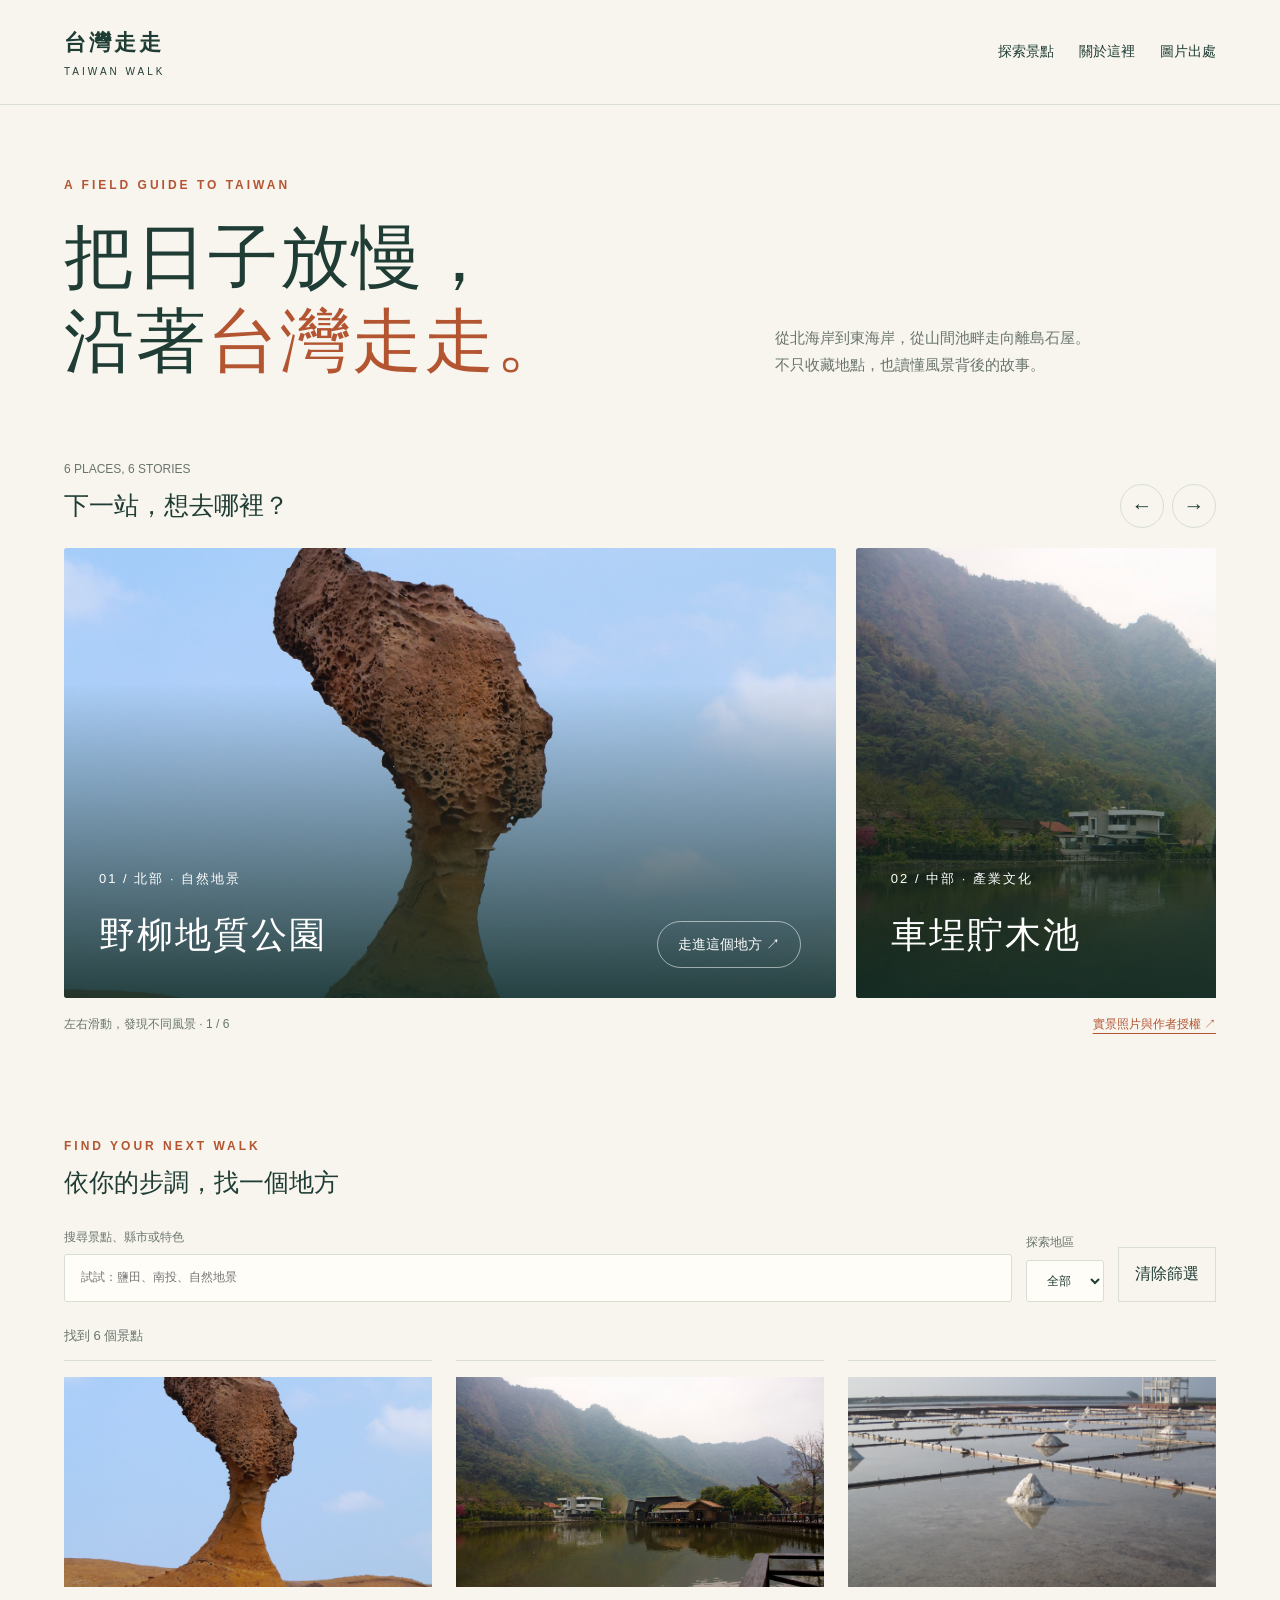
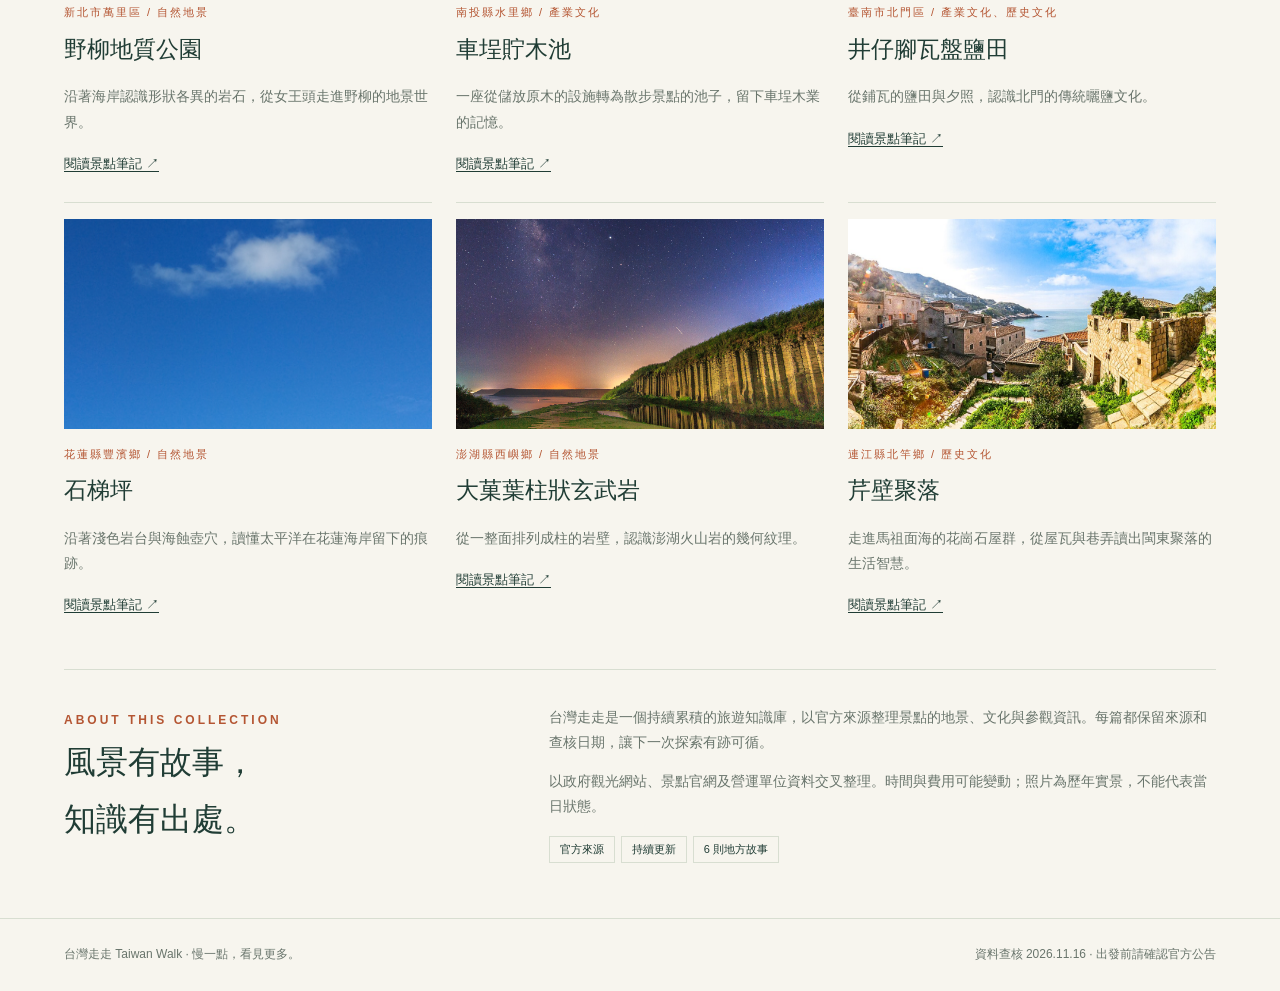
<file: docs/index.html>
<!doctype html><html lang="zh-Hant"><head><meta charset="utf-8"><meta name="viewport" content="width=device-width,initial-scale=1"><meta name="description" content="從自然地景與地方產業，認識台灣的旅遊知識庫。"><meta name="theme-color" content="#203d35"><title>把日子放慢｜台灣走走</title><link rel="stylesheet" href="assets/style.css"><script defer src="assets/app.js"></script></head><body><a class="skip" href="#main">跳至主要內容</a><header><a class="brand" href="index.html">台灣走走<small>TAIWAN WALK</small></a><nav class="nav" aria-label="主選單"><a href="index.html#explore">探索景點</a><a href="index.html#about">關於這裡</a><a href="credits.html">圖片出處</a></nav></header><main id="main"><section class="intro"><div><span class="eyebrow">A field guide to Taiwan</span><h1>把日子放慢，<br>沿著<em>台灣走走。</em></h1></div><p>從北海岸到東海岸，從山間池畔走向離島石屋。<br>不只收藏地點，也讀懂風景背後的故事。</p></section><section aria-labelledby="gallery-title"><div class="section-head"><div><small>6 PLACES, 6 STORIES</small><h2 id="gallery-title">下一站，想去哪裡？</h2></div><div class="controls"><button id="previous" aria-label="上一張景點照片">←</button><button id="next" aria-label="下一張景點照片">→</button></div></div><div class="gallery" tabindex="0" aria-label="景點圖集，可左右滑動或使用左右方向鍵"><section class="slide" aria-label="第1張，共6張：野柳地質公園"><img src="assets/photos/yehliu.jpg" alt="野柳女王頭的細長岩頸與岩石輪廓" fetchpriority="high"><div class="overlay"><div><p>01 / 北部 · 自然地景</p><h3>野柳地質公園</h3></div><a class="round-link" href="places/yehliu-geopark.html">走進這個地方 ↗</a></div></section><section class="slide" aria-label="第2張，共6張：車埕貯木池"><img src="assets/photos/checheng.jpg" alt="群山環繞的車埕貯木池與池畔景觀" loading="lazy"><div class="overlay"><div><p>02 / 中部 · 產業文化</p><h3>車埕貯木池</h3></div><a class="round-link" href="places/checheng-timber-pond.html">走進這個地方 ↗</a></div></section><section class="slide" aria-label="第3張，共6張：井仔腳瓦盤鹽田"><img src="assets/photos/jingzaijiao.jpg" alt="井仔腳鹽田的田格、水面與鹽堆" loading="lazy"><div class="overlay"><div><p>03 / 南部 · 產業文化、歷史文化</p><h3>井仔腳瓦盤鹽田</h3></div><a class="round-link" href="places/jingzaijiao-salt-fields.html">走進這個地方 ↗</a></div></section><section class="slide" aria-label="第4張，共6張：石梯坪"><img src="assets/photos/shitiping.jpg" alt="石梯坪的淺色海岸岩台與太平洋" loading="lazy"><div class="overlay"><div><p>04 / 東部 · 自然地景</p><h3>石梯坪</h3></div><a class="round-link" href="places/shitiping.html">走進這個地方 ↗</a></div></section><section class="slide" aria-label="第5張，共6張：大菓葉柱狀玄武岩"><img src="assets/photos/daguoye.jpg" alt="星空下的大菓葉柱狀玄武岩岩壁，歷年夜景攝影" loading="lazy"><div class="overlay"><div><p>05 / 離島 · 自然地景</p><h3>大菓葉柱狀玄武岩</h3></div><a class="round-link" href="places/daguoye-basalt.html">走進這個地方 ↗</a></div></section><section class="slide" aria-label="第6張，共6張：芹壁聚落"><img src="assets/photos/qinbi.jpg" alt="沿著馬祖芹壁山坡排列的傳統石屋與海灣" loading="lazy"><div class="overlay"><div><p>06 / 離島 · 歷史文化</p><h3>芹壁聚落</h3></div><a class="round-link" href="places/qinbi-village.html">走進這個地方 ↗</a></div></section></div><p class="gallery-note"><span>左右滑動，發現不同風景 · <span id="gallery-status" aria-live="polite">1 / 6</span></span><a href="credits.html">實景照片與作者授權 ↗</a></p></section><section class="explore" id="explore"><div class="section-head"><div><span class="eyebrow">Find your next walk</span><h2>依你的步調，找一個地方</h2></div></div><div class="searchbar"><label>搜尋景點、縣市或特色<input id="search" type="search" placeholder="試試：鹽田、南投、自然地景" autocomplete="off"></label><label>探索地區<select id="region"><option>全部</option><option>北部</option><option>中部</option><option>南部</option><option>東部</option><option>離島</option></select></label><button id="reset">清除篩選</button></div><p id="result-count" role="status">共6個景點</p><div class="cards"><section class="card" data-region="北部" data-search="野柳地質公園 新北市萬里區 自然地景 沿著海岸認識形狀各異的岩石，從女王頭走進野柳的地景世界。"><a href="places/yehliu-geopark.html" aria-label="閱讀野柳地質公園"><img loading="lazy" src="assets/photos/yehliu.jpg" alt="野柳女王頭的細長岩頸與岩石輪廓"></a><div><p class="meta">新北市萬里區 / 自然地景</p><h3>野柳地質公園</h3><p>沿著海岸認識形狀各異的岩石，從女王頭走進野柳的地景世界。</p><a class="read" href="places/yehliu-geopark.html">閱讀景點筆記 ↗</a></div></section><section class="card" data-region="中部" data-search="車埕貯木池 南投縣水里鄉 產業文化 一座從儲放原木的設施轉為散步景點的池子，留下車埕木業的記憶。"><a href="places/checheng-timber-pond.html" aria-label="閱讀車埕貯木池"><img loading="lazy" src="assets/photos/checheng.jpg" alt="群山環繞的車埕貯木池與池畔景觀"></a><div><p class="meta">南投縣水里鄉 / 產業文化</p><h3>車埕貯木池</h3><p>一座從儲放原木的設施轉為散步景點的池子，留下車埕木業的記憶。</p><a class="read" href="places/checheng-timber-pond.html">閱讀景點筆記 ↗</a></div></section><section class="card" data-region="南部" data-search="井仔腳瓦盤鹽田 臺南市北門區 產業文化、歷史文化 從鋪瓦的鹽田與夕照，認識北門的傳統曬鹽文化。"><a href="places/jingzaijiao-salt-fields.html" aria-label="閱讀井仔腳瓦盤鹽田"><img loading="lazy" src="assets/photos/jingzaijiao.jpg" alt="井仔腳鹽田的田格、水面與鹽堆"></a><div><p class="meta">臺南市北門區 / 產業文化、歷史文化</p><h3>井仔腳瓦盤鹽田</h3><p>從鋪瓦的鹽田與夕照，認識北門的傳統曬鹽文化。</p><a class="read" href="places/jingzaijiao-salt-fields.html">閱讀景點筆記 ↗</a></div></section><section class="card" data-region="東部" data-search="石梯坪 花蓮縣豐濱鄉 自然地景 沿著淺色岩台與海蝕壺穴，讀懂太平洋在花蓮海岸留下的痕跡。"><a href="places/shitiping.html" aria-label="閱讀石梯坪"><img loading="lazy" src="assets/photos/shitiping.jpg" alt="石梯坪的淺色海岸岩台與太平洋"></a><div><p class="meta">花蓮縣豐濱鄉 / 自然地景</p><h3>石梯坪</h3><p>沿著淺色岩台與海蝕壺穴，讀懂太平洋在花蓮海岸留下的痕跡。</p><a class="read" href="places/shitiping.html">閱讀景點筆記 ↗</a></div></section><section class="card" data-region="離島" data-search="大菓葉柱狀玄武岩 澎湖縣西嶼鄉 自然地景 從一整面排列成柱的岩壁，認識澎湖火山岩的幾何紋理。"><a href="places/daguoye-basalt.html" aria-label="閱讀大菓葉柱狀玄武岩"><img loading="lazy" src="assets/photos/daguoye.jpg" alt="星空下的大菓葉柱狀玄武岩岩壁，歷年夜景攝影"></a><div><p class="meta">澎湖縣西嶼鄉 / 自然地景</p><h3>大菓葉柱狀玄武岩</h3><p>從一整面排列成柱的岩壁，認識澎湖火山岩的幾何紋理。</p><a class="read" href="places/daguoye-basalt.html">閱讀景點筆記 ↗</a></div></section><section class="card" data-region="離島" data-search="芹壁聚落 連江縣北竿鄉 歷史文化 走進馬祖面海的花崗石屋群，從屋瓦與巷弄讀出閩東聚落的生活智慧。"><a href="places/qinbi-village.html" aria-label="閱讀芹壁聚落"><img loading="lazy" src="assets/photos/qinbi.jpg" alt="沿著馬祖芹壁山坡排列的傳統石屋與海灣"></a><div><p class="meta">連江縣北竿鄉 / 歷史文化</p><h3>芹壁聚落</h3><p>走進馬祖面海的花崗石屋群，從屋瓦與巷弄讀出閩東聚落的生活智慧。</p><a class="read" href="places/qinbi-village.html">閱讀景點筆記 ↗</a></div></section></div><p id="empty" class="empty" hidden>還沒有符合的景點，換個關鍵字或清除篩選試試。</p><noscript><p>關鍵字搜尋與圖集箭頭需要 JavaScript；仍可滑動照片、閱讀下方全部景點。</p></noscript></section><section class="about" id="about"><div><span class="eyebrow">About this collection</span><h2>風景有故事，<br>知識有出處。</h2></div><div><p>台灣走走是一個持續累積的旅遊知識庫，以官方來源整理景點的地景、文化與參觀資訊。每篇都保留來源和查核日期，讓下一次探索有跡可循。</p><p>以政府觀光網站、景點官網及營運單位資料交叉整理。時間與費用可能變動；照片為歷年實景，不能代表當日狀態。</p><span class="badge">官方來源</span><span class="badge">持續更新</span><span class="badge">6 則地方故事</span></div></section></main><footer><span>台灣走走 Taiwan Walk · 慢一點，看見更多。</span><span>資料查核 2026.11.16 · 出發前請確認官方公告</span></footer></body></html>
</file>
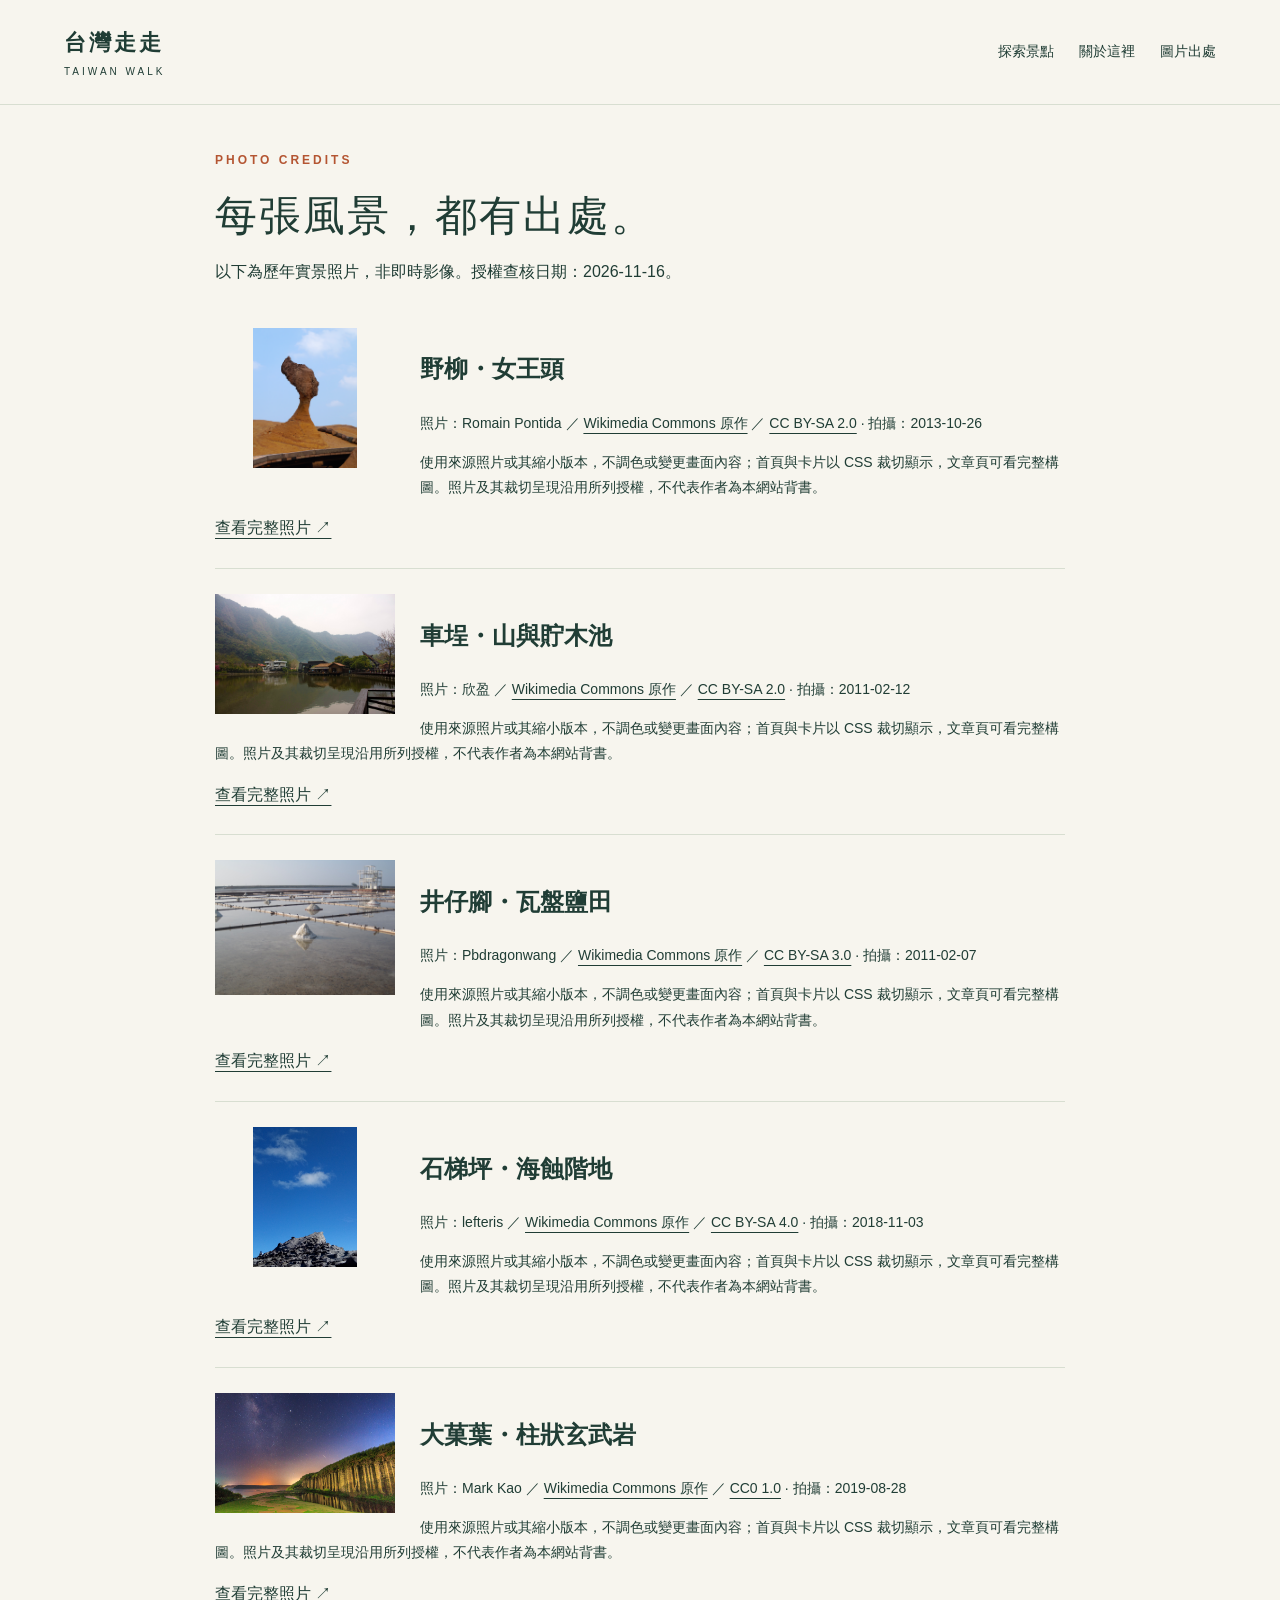
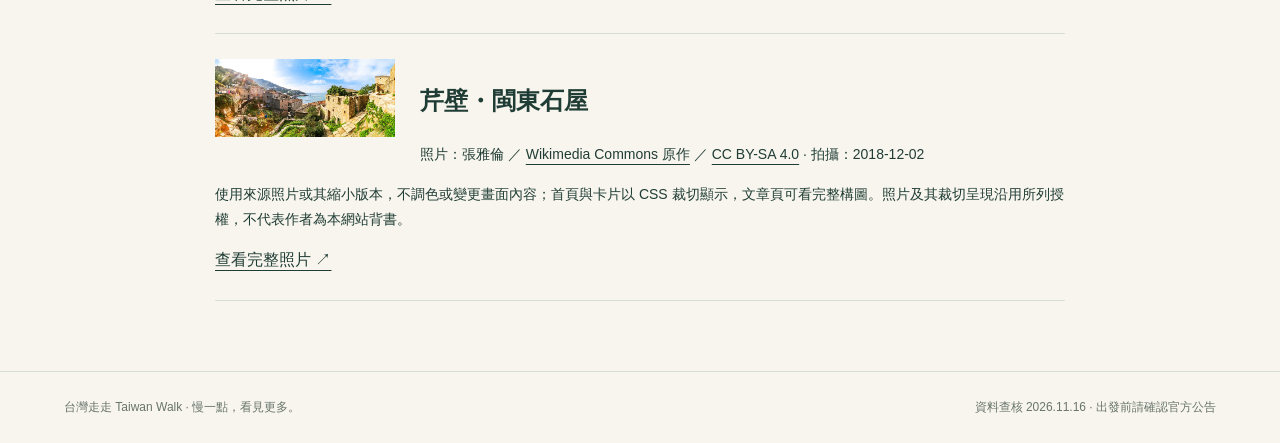
<file: docs/credits.html>
<!doctype html><html lang="zh-Hant"><head><meta charset="utf-8"><meta name="viewport" content="width=device-width,initial-scale=1"><meta name="description" content="從自然地景與地方產業，認識台灣的旅遊知識庫。"><meta name="theme-color" content="#203d35"><title>圖片出處｜台灣走走</title><link rel="stylesheet" href="assets/style.css"><script defer src="assets/app.js"></script></head><body><a class="skip" href="#main">跳至主要內容</a><header><a class="brand" href="index.html">台灣走走<small>TAIWAN WALK</small></a><nav class="nav" aria-label="主選單"><a href="index.html#explore">探索景點</a><a href="index.html#about">關於這裡</a><a href="credits.html">圖片出處</a></nav></header><main id="main"><div class="credits"><span class="eyebrow">Photo credits</span><h1 style="font-size:42px">每張風景，都有出處。</h1><p>以下為歷年實景照片，非即時影像。授權查核日期：2026-11-16。</p><section class="credit"><img src="assets/photos/yehliu.jpg" alt="野柳女王頭的細長岩頸與岩石輪廓"><h2>野柳・女王頭</h2><p>照片：Romain Pontida ／ <a href="https://commons.wikimedia.org/wiki/File:Queen&#x27;s_head,_Yehliu_Geopark,_Taiwan_-_野柳地質公園,_台湾_(11353535854).jpg">Wikimedia Commons 原作</a> ／ <a href="https://creativecommons.org/licenses/by-sa/2.0/">CC BY-SA 2.0</a> · 拍攝：2013-10-26</p><p>使用來源照片或其縮小版本，不調色或變更畫面內容；首頁與卡片以 CSS 裁切顯示，文章頁可看完整構圖。照片及其裁切呈現沿用所列授權，不代表作者為本網站背書。</p><a href="assets/photos/yehliu.jpg">查看完整照片 ↗</a></section><section class="credit"><img src="assets/photos/checheng.jpg" alt="群山環繞的車埕貯木池與池畔景觀"><h2>車埕・山與貯木池</h2><p>照片：欣盈 ／ <a href="https://commons.wikimedia.org/wiki/File:Checheng_Log_Pond_with_mountains_in_the_background.jpg">Wikimedia Commons 原作</a> ／ <a href="https://creativecommons.org/licenses/by-sa/2.0/">CC BY-SA 2.0</a> · 拍攝：2011-02-12</p><p>使用來源照片或其縮小版本，不調色或變更畫面內容；首頁與卡片以 CSS 裁切顯示，文章頁可看完整構圖。照片及其裁切呈現沿用所列授權，不代表作者為本網站背書。</p><a href="assets/photos/checheng.jpg">查看完整照片 ↗</a></section><section class="credit"><img src="assets/photos/jingzaijiao.jpg" alt="井仔腳鹽田的田格、水面與鹽堆"><h2>井仔腳・瓦盤鹽田</h2><p>照片：Pbdragonwang ／ <a href="https://commons.wikimedia.org/wiki/File:井仔腳瓦盤鹽田.JPG">Wikimedia Commons 原作</a> ／ <a href="https://creativecommons.org/licenses/by-sa/3.0/">CC BY-SA 3.0</a> · 拍攝：2011-02-07</p><p>使用來源照片或其縮小版本，不調色或變更畫面內容；首頁與卡片以 CSS 裁切顯示，文章頁可看完整構圖。照片及其裁切呈現沿用所列授權，不代表作者為本網站背書。</p><a href="assets/photos/jingzaijiao.jpg">查看完整照片 ↗</a></section><section class="credit"><img src="assets/photos/shitiping.jpg" alt="石梯坪的淺色海岸岩台與太平洋"><h2>石梯坪・海蝕階地</h2><p>照片：lefteris ／ <a href="https://commons.wikimedia.org/wiki/File:石梯坪.jpg">Wikimedia Commons 原作</a> ／ <a href="https://creativecommons.org/licenses/by-sa/4.0/">CC BY-SA 4.0</a> · 拍攝：2018-11-03</p><p>使用來源照片或其縮小版本，不調色或變更畫面內容；首頁與卡片以 CSS 裁切顯示，文章頁可看完整構圖。照片及其裁切呈現沿用所列授權，不代表作者為本網站背書。</p><a href="assets/photos/shitiping.jpg">查看完整照片 ↗</a></section><section class="credit"><img src="assets/photos/daguoye.jpg" alt="星空下的大菓葉柱狀玄武岩岩壁，歷年夜景攝影"><h2>大菓葉・柱狀玄武岩</h2><p>照片：Mark Kao ／ <a href="https://commons.wikimedia.org/wiki/File:Star_sky_over_Daguoye_Columnar_Basalt.jpg">Wikimedia Commons 原作</a> ／ <a href="https://creativecommons.org/publicdomain/zero/1.0/">CC0 1.0</a> · 拍攝：2019-08-28</p><p>使用來源照片或其縮小版本，不調色或變更畫面內容；首頁與卡片以 CSS 裁切顯示，文章頁可看完整構圖。照片及其裁切呈現沿用所列授權，不代表作者為本網站背書。</p><a href="assets/photos/daguoye.jpg">查看完整照片 ↗</a></section><section class="credit"><img src="assets/photos/qinbi.jpg" alt="沿著馬祖芹壁山坡排列的傳統石屋與海灣"><h2>芹壁・閩東石屋</h2><p>照片：張雅倫 ／ <a href="https://commons.wikimedia.org/wiki/File:芹壁聚落.jpg">Wikimedia Commons 原作</a> ／ <a href="https://creativecommons.org/licenses/by-sa/4.0/">CC BY-SA 4.0</a> · 拍攝：2018-12-02</p><p>使用來源照片或其縮小版本，不調色或變更畫面內容；首頁與卡片以 CSS 裁切顯示，文章頁可看完整構圖。照片及其裁切呈現沿用所列授權，不代表作者為本網站背書。</p><a href="assets/photos/qinbi.jpg">查看完整照片 ↗</a></section></div></main><footer><span>台灣走走 Taiwan Walk · 慢一點，看見更多。</span><span>資料查核 2026.11.16 · 出發前請確認官方公告</span></footer></body></html>
</file>
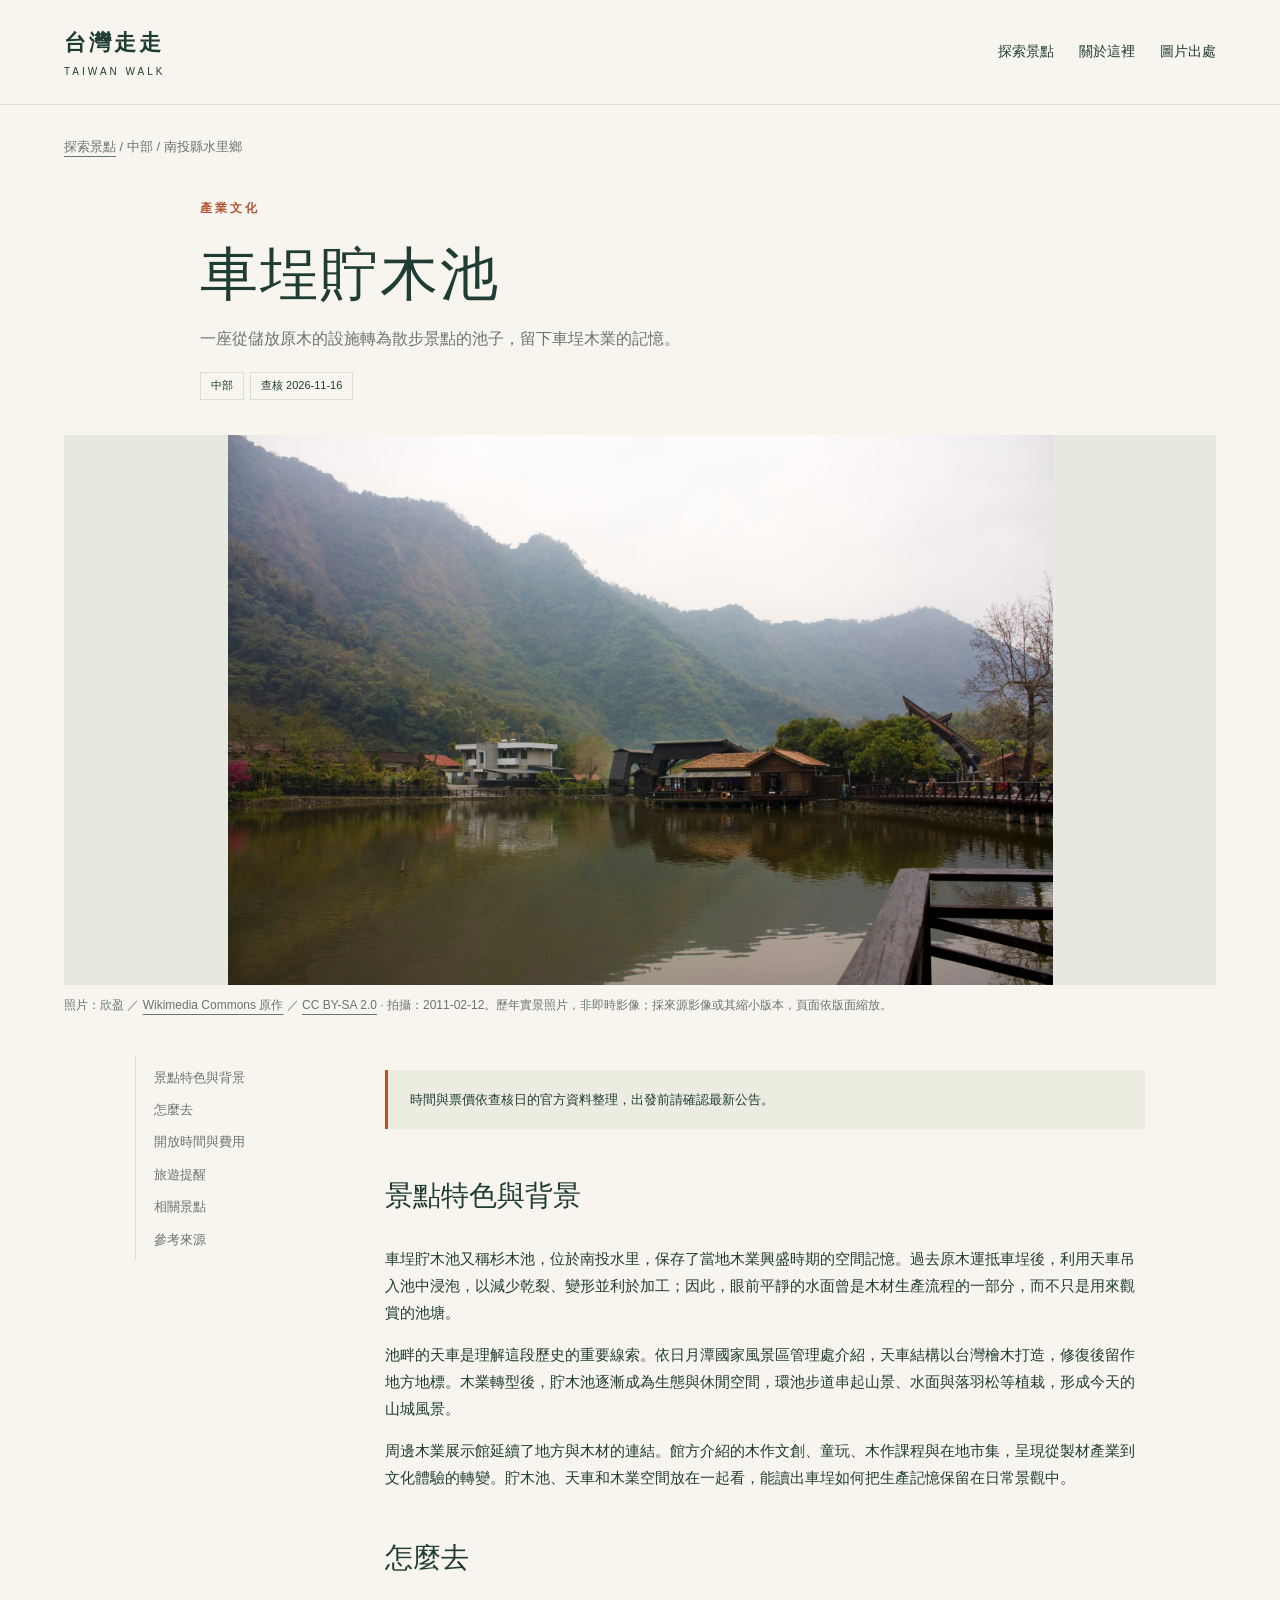
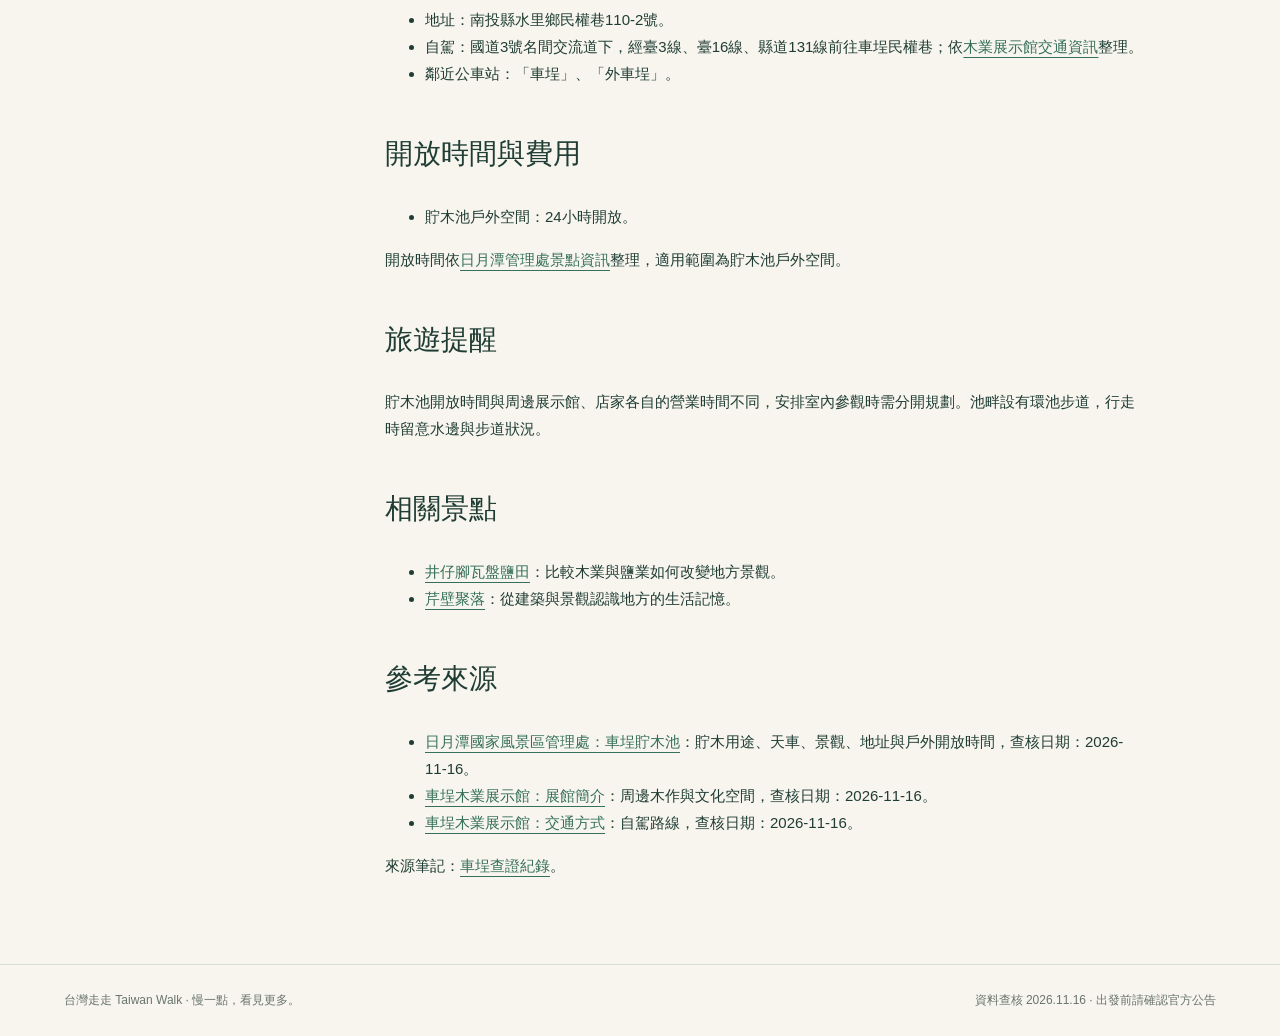
<file: docs/places/checheng-timber-pond.html>
<!doctype html><html lang="zh-Hant"><head><meta charset="utf-8"><meta name="viewport" content="width=device-width,initial-scale=1"><meta name="description" content="一座從儲放原木的設施轉為散步景點的池子，留下車埕木業的記憶。"><meta name="theme-color" content="#203d35"><title>車埕貯木池｜台灣走走</title><link rel="stylesheet" href="../assets/style.css"><script defer src="../assets/app.js"></script></head><body><a class="skip" href="#main">跳至主要內容</a><header><a class="brand" href="../index.html">台灣走走<small>TAIWAN WALK</small></a><nav class="nav" aria-label="主選單"><a href="../index.html#explore">探索景點</a><a href="../index.html#about">關於這裡</a><a href="../credits.html">圖片出處</a></nav></header><main id="main"><p class="breadcrumb"><a href="../index.html#explore">探索景點</a> / 中部 / 南投縣水里鄉</p><div class="article-head"><span class="eyebrow">產業文化</span><h1>車埕貯木池</h1><p>一座從儲放原木的設施轉為散步景點的池子，留下車埕木業的記憶。</p><span class="badge">中部</span><span class="badge">查核 2026-11-16</span></div><figure class="article-photo"><img src="../assets/photos/checheng.jpg" alt="群山環繞的車埕貯木池與池畔景觀"><figcaption>照片：欣盈 ／ <a href="https://commons.wikimedia.org/wiki/File:Checheng_Log_Pond_with_mountains_in_the_background.jpg">Wikimedia Commons 原作</a> ／ <a href="https://creativecommons.org/licenses/by-sa/2.0/">CC BY-SA 2.0</a> · 拍攝：2011-02-12。歷年實景照片，非即時影像；採來源影像或其縮小版本，頁面依版面縮放。</figcaption></figure><div class="article-layout"><nav class="toc" aria-label="文章目錄"><a href="#section-1">景點特色與背景</a><a href="#section-2">怎麼去</a><a href="#section-3">開放時間與費用</a><a href="#section-4">旅遊提醒</a><a href="#section-5">相關景點</a><a href="#section-6">參考來源</a></nav><article><p class="notice">時間與票價依查核日的官方資料整理，出發前請確認最新公告。</p><h2 id="section-1">景點特色與背景</h2>
<p>車埕貯木池又稱杉木池，位於南投水里，保存了當地木業興盛時期的空間記憶。過去原木運抵車埕後，利用天車吊入池中浸泡，以減少乾裂、變形並利於加工；因此，眼前平靜的水面曾是木材生產流程的一部分，而不只是用來觀賞的池塘。</p>
<p>池畔的天車是理解這段歷史的重要線索。依日月潭國家風景區管理處介紹，天車結構以台灣檜木打造，修復後留作地方地標。木業轉型後，貯木池逐漸成為生態與休閒空間，環池步道串起山景、水面與落羽松等植栽，形成今天的山城風景。</p>
<p>周邊木業展示館延續了地方與木材的連結。館方介紹的木作文創、童玩、木作課程與在地市集，呈現從製材產業到文化體驗的轉變。貯木池、天車和木業空間放在一起看，能讀出車埕如何把生產記憶保留在日常景觀中。</p>
<h2 id="section-2">怎麼去</h2>
<ul>
<li>地址：南投縣水里鄉民權巷110-2號。</li>
<li>自駕：國道3號名間交流道下，經臺3線、臺16線、縣道131線前往車埕民權巷；依<a href="https://www.woodate.com.tw/VisitFee">木業展示館交通資訊</a>整理。</li>
<li>鄰近公車站：「車埕」、「外車埕」。</li>
</ul>
<h2 id="section-3">開放時間與費用</h2>
<ul>
<li>貯木池戶外空間：24小時開放。</li>
</ul>
<p>開放時間依<a href="https://www.sunmoonlake.gov.tw/zh-TW/Attractions/Attractions?a=20&amp;id=114">日月潭管理處景點資訊</a>整理，適用範圍為貯木池戶外空間。</p>
<h2 id="section-4">旅遊提醒</h2>
<p>貯木池開放時間與周邊展示館、店家各自的營業時間不同，安排室內參觀時需分開規劃。池畔設有環池步道，行走時留意水邊與步道狀況。</p>
<h2 id="section-5">相關景點</h2>
<ul>
<li><a href="jingzaijiao-salt-fields.html">井仔腳瓦盤鹽田</a>：比較木業與鹽業如何改變地方景觀。</li>
<li><a href="qinbi-village.html">芹壁聚落</a>：從建築與景觀認識地方的生活記憶。</li>
</ul>
<h2 id="section-6">參考來源</h2>
<ul>
<li><a href="https://www.sunmoonlake.gov.tw/zh-TW/Attractions/Attractions?a=20&amp;id=114">日月潭國家風景區管理處：車埕貯木池</a>：貯木用途、天車、景觀、地址與戶外開放時間，查核日期：2026-11-16。</li>
<li><a href="https://www.woodate.com.tw/ExhibitionHallIntroduction">車埕木業展示館：展館簡介</a>：周邊木作與文化空間，查核日期：2026-11-16。</li>
<li><a href="https://www.woodate.com.tw/VisitFee">車埕木業展示館：交通方式</a>：自駕路線，查核日期：2026-11-16。</li>
</ul>
<p>來源筆記：<a href="../sources/checheng-timber-pond.html">車埕查證紀錄</a>。</p></article></div></main><footer><span>台灣走走 Taiwan Walk · 慢一點，看見更多。</span><span>資料查核 2026.11.16 · 出發前請確認官方公告</span></footer></body></html>
</file>
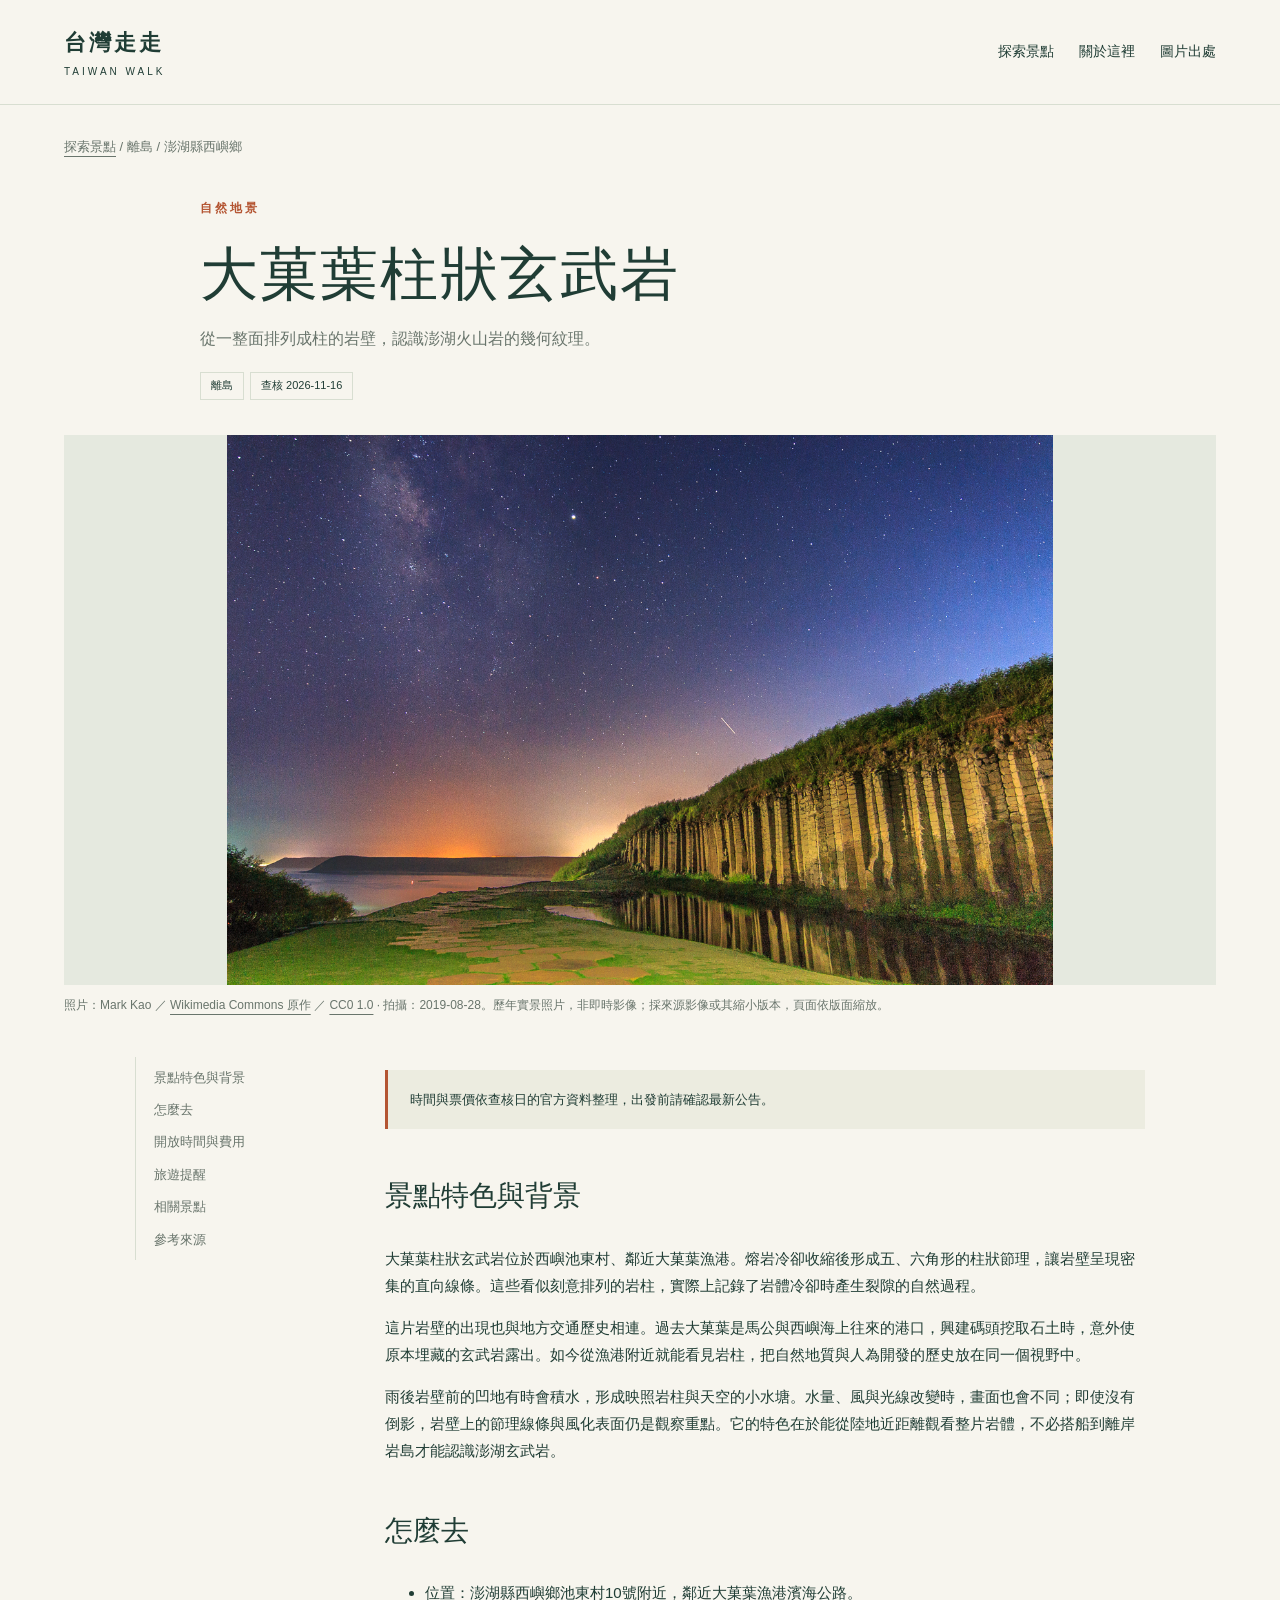
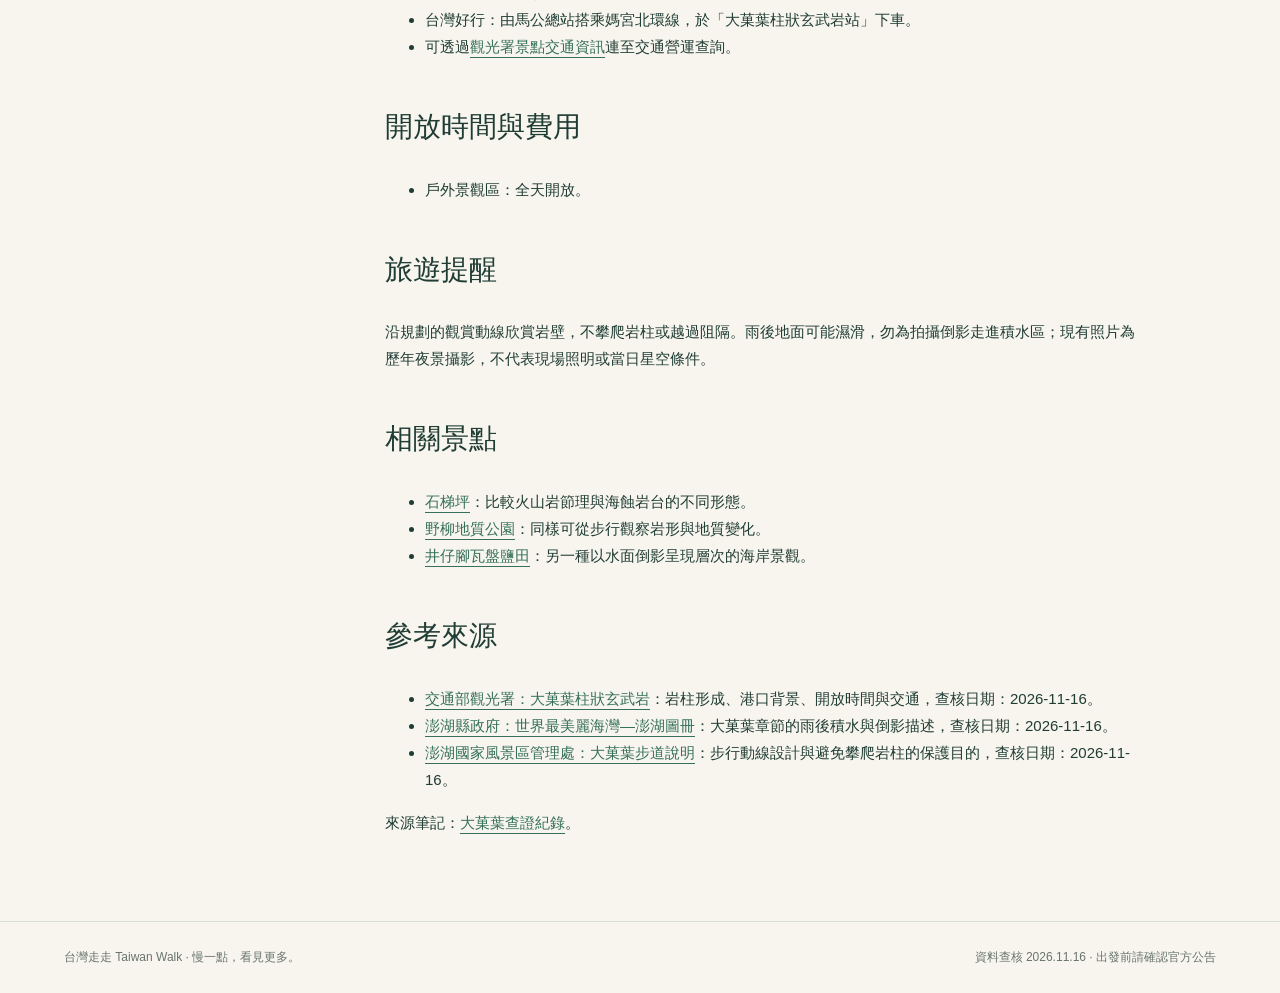
<file: docs/places/daguoye-basalt.html>
<!doctype html><html lang="zh-Hant"><head><meta charset="utf-8"><meta name="viewport" content="width=device-width,initial-scale=1"><meta name="description" content="從一整面排列成柱的岩壁，認識澎湖火山岩的幾何紋理。"><meta name="theme-color" content="#203d35"><title>大菓葉柱狀玄武岩｜台灣走走</title><link rel="stylesheet" href="../assets/style.css"><script defer src="../assets/app.js"></script></head><body><a class="skip" href="#main">跳至主要內容</a><header><a class="brand" href="../index.html">台灣走走<small>TAIWAN WALK</small></a><nav class="nav" aria-label="主選單"><a href="../index.html#explore">探索景點</a><a href="../index.html#about">關於這裡</a><a href="../credits.html">圖片出處</a></nav></header><main id="main"><p class="breadcrumb"><a href="../index.html#explore">探索景點</a> / 離島 / 澎湖縣西嶼鄉</p><div class="article-head"><span class="eyebrow">自然地景</span><h1>大菓葉柱狀玄武岩</h1><p>從一整面排列成柱的岩壁，認識澎湖火山岩的幾何紋理。</p><span class="badge">離島</span><span class="badge">查核 2026-11-16</span></div><figure class="article-photo"><img src="../assets/photos/daguoye.jpg" alt="星空下的大菓葉柱狀玄武岩岩壁，歷年夜景攝影"><figcaption>照片：Mark Kao ／ <a href="https://commons.wikimedia.org/wiki/File:Star_sky_over_Daguoye_Columnar_Basalt.jpg">Wikimedia Commons 原作</a> ／ <a href="https://creativecommons.org/publicdomain/zero/1.0/">CC0 1.0</a> · 拍攝：2019-08-28。歷年實景照片，非即時影像；採來源影像或其縮小版本，頁面依版面縮放。</figcaption></figure><div class="article-layout"><nav class="toc" aria-label="文章目錄"><a href="#section-1">景點特色與背景</a><a href="#section-2">怎麼去</a><a href="#section-3">開放時間與費用</a><a href="#section-4">旅遊提醒</a><a href="#section-5">相關景點</a><a href="#section-6">參考來源</a></nav><article><p class="notice">時間與票價依查核日的官方資料整理，出發前請確認最新公告。</p><h2 id="section-1">景點特色與背景</h2>
<p>大菓葉柱狀玄武岩位於西嶼池東村、鄰近大菓葉漁港。熔岩冷卻收縮後形成五、六角形的柱狀節理，讓岩壁呈現密集的直向線條。這些看似刻意排列的岩柱，實際上記錄了岩體冷卻時產生裂隙的自然過程。</p>
<p>這片岩壁的出現也與地方交通歷史相連。過去大菓葉是馬公與西嶼海上往來的港口，興建碼頭挖取石土時，意外使原本埋藏的玄武岩露出。如今從漁港附近就能看見岩柱，把自然地質與人為開發的歷史放在同一個視野中。</p>
<p>雨後岩壁前的凹地有時會積水，形成映照岩柱與天空的小水塘。水量、風與光線改變時，畫面也會不同；即使沒有倒影，岩壁上的節理線條與風化表面仍是觀察重點。它的特色在於能從陸地近距離觀看整片岩體，不必搭船到離岸岩島才能認識澎湖玄武岩。</p>
<h2 id="section-2">怎麼去</h2>
<ul>
<li>位置：澎湖縣西嶼鄉池東村10號附近，鄰近大菓葉漁港濱海公路。</li>
<li>台灣好行：由馬公總站搭乘媽宮北環線，於「大菓葉柱狀玄武岩站」下車。</li>
<li>可透過<a href="https://www.tad.gov.tw/m1.aspx?id=A12-00345&amp;sNo=0001016">觀光署景點交通資訊</a>連至交通營運查詢。</li>
</ul>
<h2 id="section-3">開放時間與費用</h2>
<ul>
<li>戶外景觀區：全天開放。</li>
</ul>
<h2 id="section-4">旅遊提醒</h2>
<p>沿規劃的觀賞動線欣賞岩壁，不攀爬岩柱或越過阻隔。雨後地面可能濕滑，勿為拍攝倒影走進積水區；現有照片為歷年夜景攝影，不代表現場照明或當日星空條件。</p>
<h2 id="section-5">相關景點</h2>
<ul>
<li><a href="shitiping.html">石梯坪</a>：比較火山岩節理與海蝕岩台的不同形態。</li>
<li><a href="yehliu-geopark.html">野柳地質公園</a>：同樣可從步行觀察岩形與地質變化。</li>
<li><a href="jingzaijiao-salt-fields.html">井仔腳瓦盤鹽田</a>：另一種以水面倒影呈現層次的海岸景觀。</li>
</ul>
<h2 id="section-6">參考來源</h2>
<ul>
<li><a href="https://www.tad.gov.tw/m1.aspx?id=A12-00345&amp;sNo=0001016">交通部觀光署：大菓葉柱狀玄武岩</a>：岩柱形成、港口背景、開放時間與交通，查核日期：2026-11-16。</li>
<li><a href="https://www.penghu.gov.tw/userfiles/penghu/files/%23%23%E4%B8%96%E7%95%8C%E6%9C%80%E7%BE%8E%E9%BA%97%E6%B5%B7%E7%81%A3-%E6%BE%8E%E6%B9%96%28%E5%9C%96%E5%86%8A%29.pdf">澎湖縣政府：世界最美麗海灣—澎湖圖冊</a>：大菓葉章節的雨後積水與倒影描述，查核日期：2026-11-16。</li>
<li><a href="https://www.penghu-nsa.gov.tw/ActivitiesDetailC001210.aspx?Cond=86dfe921-2b7d-488e-9306-0cfa22ae8676">澎湖國家風景區管理處：大菓葉步道說明</a>：步行動線設計與避免攀爬岩柱的保護目的，查核日期：2026-11-16。</li>
</ul>
<p>來源筆記：<a href="../sources/daguoye-basalt.html">大菓葉查證紀錄</a>。</p></article></div></main><footer><span>台灣走走 Taiwan Walk · 慢一點，看見更多。</span><span>資料查核 2026.11.16 · 出發前請確認官方公告</span></footer></body></html>
</file>
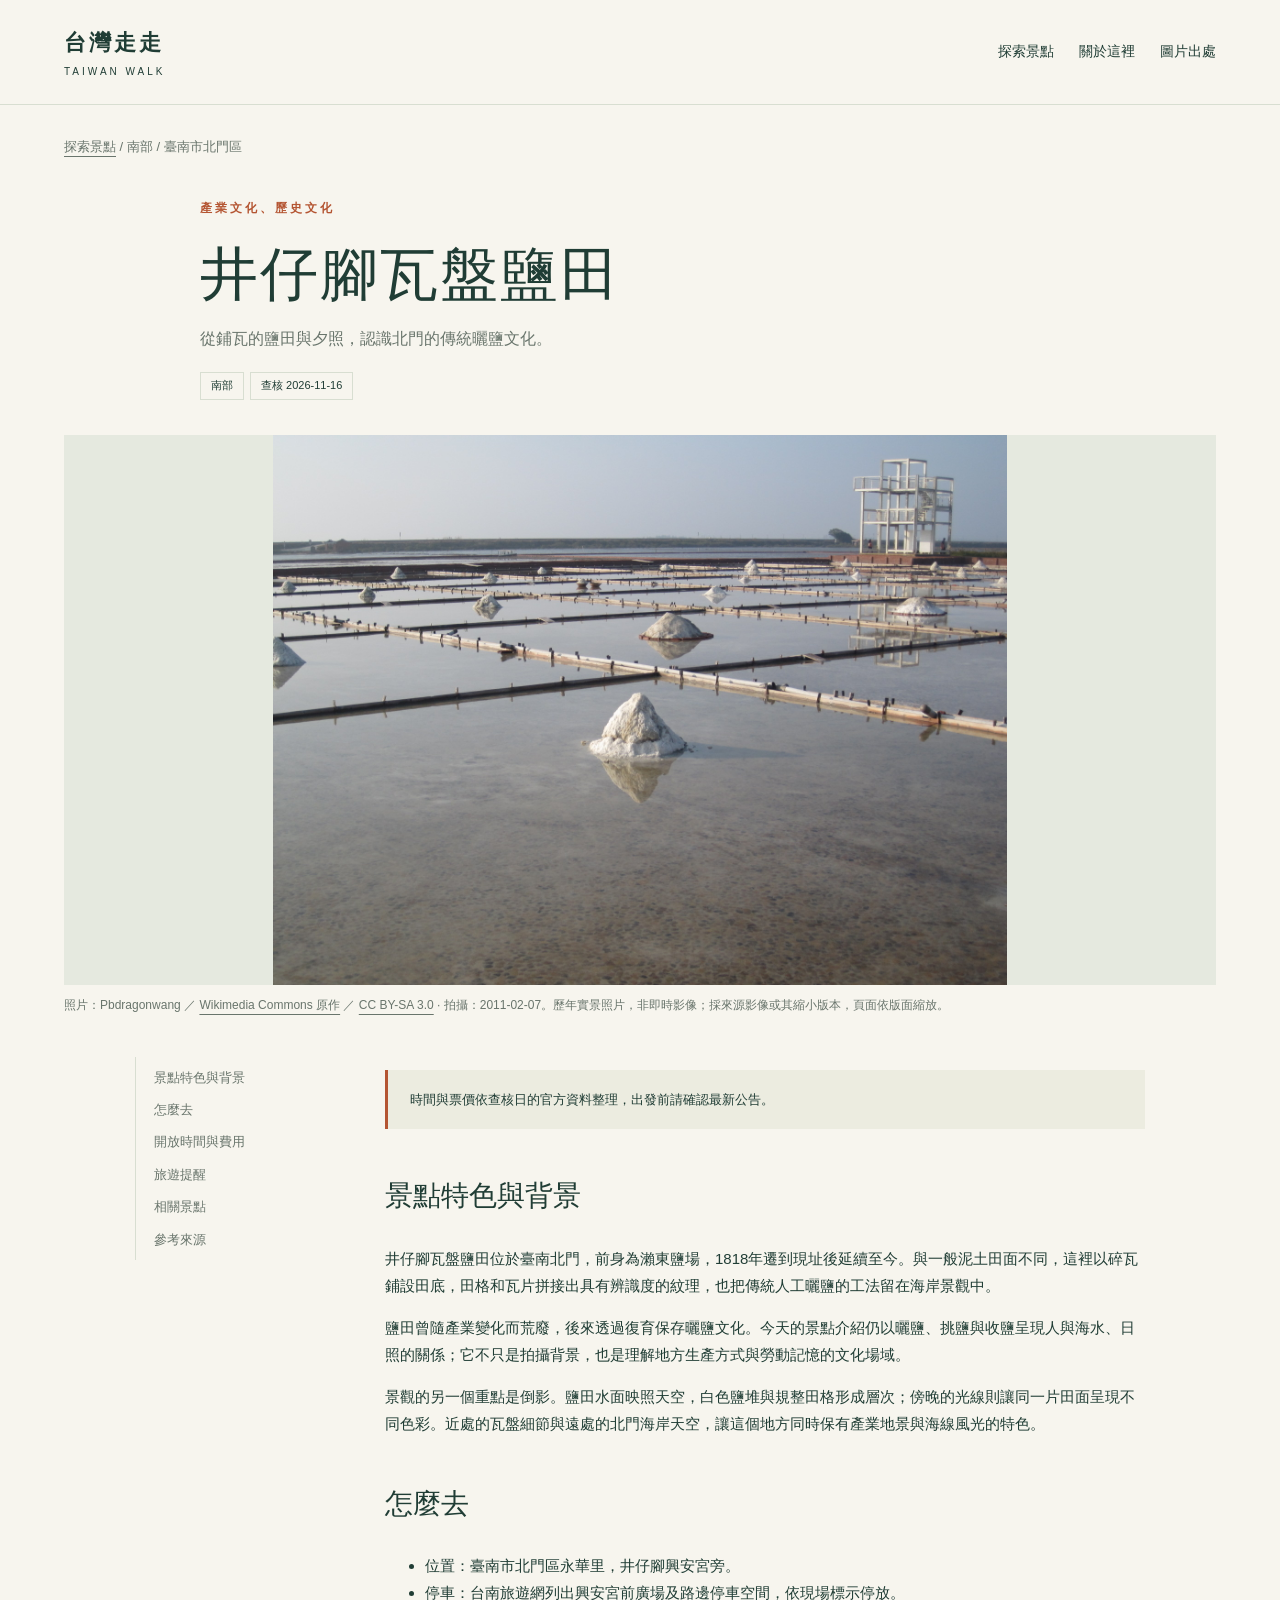
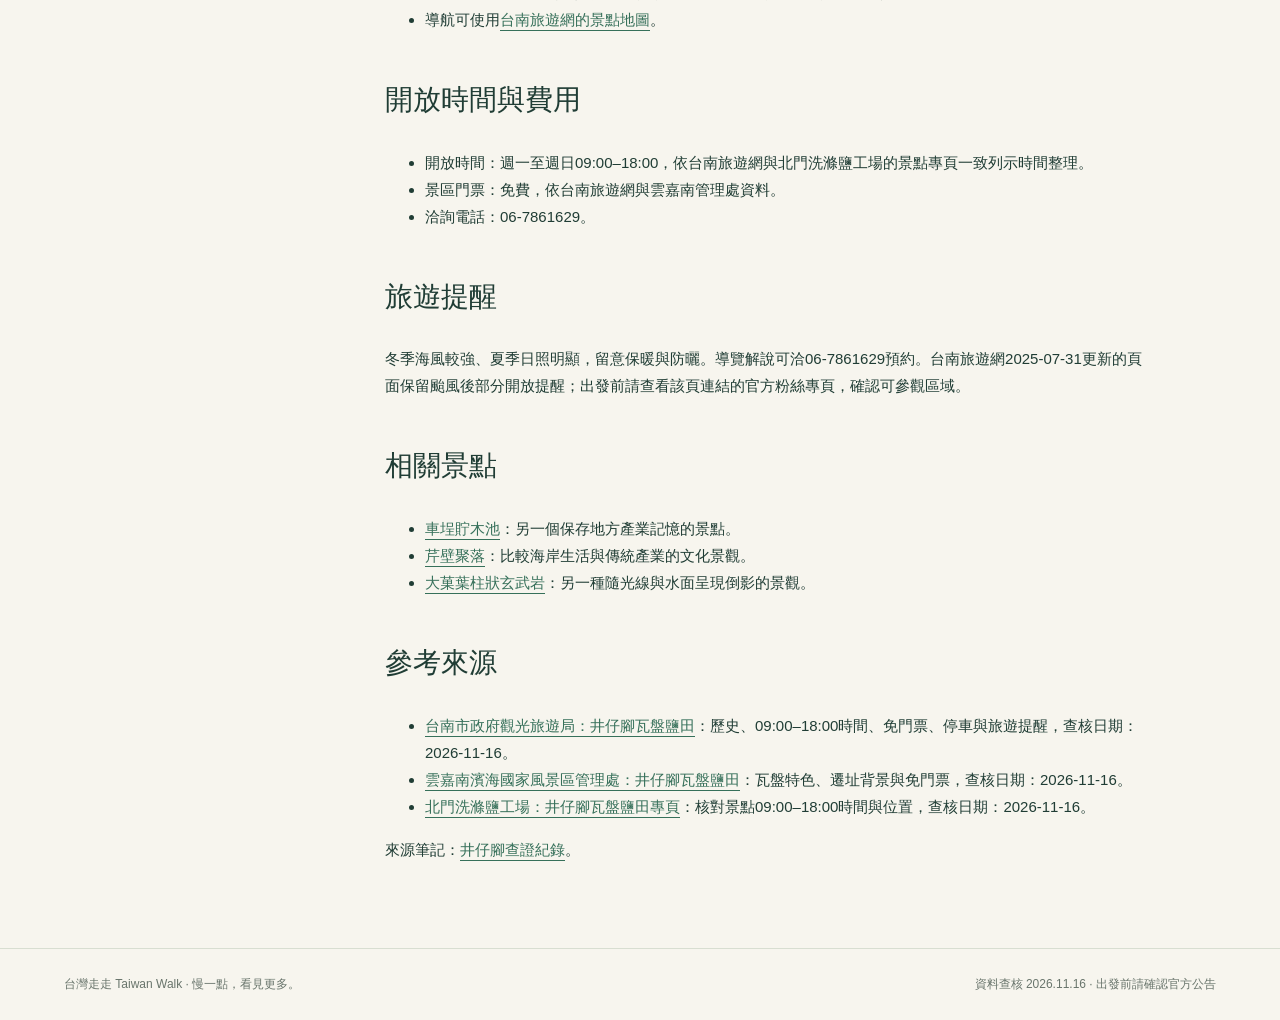
<file: docs/places/jingzaijiao-salt-fields.html>
<!doctype html><html lang="zh-Hant"><head><meta charset="utf-8"><meta name="viewport" content="width=device-width,initial-scale=1"><meta name="description" content="從鋪瓦的鹽田與夕照，認識北門的傳統曬鹽文化。"><meta name="theme-color" content="#203d35"><title>井仔腳瓦盤鹽田｜台灣走走</title><link rel="stylesheet" href="../assets/style.css"><script defer src="../assets/app.js"></script></head><body><a class="skip" href="#main">跳至主要內容</a><header><a class="brand" href="../index.html">台灣走走<small>TAIWAN WALK</small></a><nav class="nav" aria-label="主選單"><a href="../index.html#explore">探索景點</a><a href="../index.html#about">關於這裡</a><a href="../credits.html">圖片出處</a></nav></header><main id="main"><p class="breadcrumb"><a href="../index.html#explore">探索景點</a> / 南部 / 臺南市北門區</p><div class="article-head"><span class="eyebrow">產業文化、歷史文化</span><h1>井仔腳瓦盤鹽田</h1><p>從鋪瓦的鹽田與夕照，認識北門的傳統曬鹽文化。</p><span class="badge">南部</span><span class="badge">查核 2026-11-16</span></div><figure class="article-photo"><img src="../assets/photos/jingzaijiao.jpg" alt="井仔腳鹽田的田格、水面與鹽堆"><figcaption>照片：Pbdragonwang ／ <a href="https://commons.wikimedia.org/wiki/File:井仔腳瓦盤鹽田.JPG">Wikimedia Commons 原作</a> ／ <a href="https://creativecommons.org/licenses/by-sa/3.0/">CC BY-SA 3.0</a> · 拍攝：2011-02-07。歷年實景照片，非即時影像；採來源影像或其縮小版本，頁面依版面縮放。</figcaption></figure><div class="article-layout"><nav class="toc" aria-label="文章目錄"><a href="#section-1">景點特色與背景</a><a href="#section-2">怎麼去</a><a href="#section-3">開放時間與費用</a><a href="#section-4">旅遊提醒</a><a href="#section-5">相關景點</a><a href="#section-6">參考來源</a></nav><article><p class="notice">時間與票價依查核日的官方資料整理，出發前請確認最新公告。</p><h2 id="section-1">景點特色與背景</h2>
<p>井仔腳瓦盤鹽田位於臺南北門，前身為瀨東鹽場，1818年遷到現址後延續至今。與一般泥土田面不同，這裡以碎瓦鋪設田底，田格和瓦片拼接出具有辨識度的紋理，也把傳統人工曬鹽的工法留在海岸景觀中。</p>
<p>鹽田曾隨產業變化而荒廢，後來透過復育保存曬鹽文化。今天的景點介紹仍以曬鹽、挑鹽與收鹽呈現人與海水、日照的關係；它不只是拍攝背景，也是理解地方生產方式與勞動記憶的文化場域。</p>
<p>景觀的另一個重點是倒影。鹽田水面映照天空，白色鹽堆與規整田格形成層次；傍晚的光線則讓同一片田面呈現不同色彩。近處的瓦盤細節與遠處的北門海岸天空，讓這個地方同時保有產業地景與海線風光的特色。</p>
<h2 id="section-2">怎麼去</h2>
<ul>
<li>位置：臺南市北門區永華里，井仔腳興安宮旁。</li>
<li>停車：台南旅遊網列出興安宮前廣場及路邊停車空間，依現場標示停放。</li>
<li>導航可使用<a href="https://www.twtainan.net/zh-tw/attractions/detail/587/">台南旅遊網的景點地圖</a>。</li>
</ul>
<h2 id="section-3">開放時間與費用</h2>
<ul>
<li>開放時間：週一至週日09:00–18:00，依台南旅遊網與北門洗滌鹽工場的景點專頁一致列示時間整理。</li>
<li>景區門票：免費，依台南旅遊網與雲嘉南管理處資料。</li>
<li>洽詢電話：06-7861629。</li>
</ul>
<h2 id="section-4">旅遊提醒</h2>
<p>冬季海風較強、夏季日照明顯，留意保暖與防曬。導覽解說可洽06-7861629預約。台南旅遊網2025-07-31更新的頁面保留颱風後部分開放提醒；出發前請查看該頁連結的官方粉絲專頁，確認可參觀區域。</p>
<h2 id="section-5">相關景點</h2>
<ul>
<li><a href="checheng-timber-pond.html">車埕貯木池</a>：另一個保存地方產業記憶的景點。</li>
<li><a href="qinbi-village.html">芹壁聚落</a>：比較海岸生活與傳統產業的文化景觀。</li>
<li><a href="daguoye-basalt.html">大菓葉柱狀玄武岩</a>：另一種隨光線與水面呈現倒影的景觀。</li>
</ul>
<h2 id="section-6">參考來源</h2>
<ul>
<li><a href="https://www.twtainan.net/zh-tw/attractions/detail/587/">台南市政府觀光旅遊局：井仔腳瓦盤鹽田</a>：歷史、09:00–18:00時間、免門票、停車與旅遊提醒，查核日期：2026-11-16。</li>
<li><a href="https://www.swcoast-nsa.gov.tw/zh-tw/attraction/details/000369">雲嘉南濱海國家風景區管理處：井仔腳瓦盤鹽田</a>：瓦盤特色、遷址背景與免門票，查核日期：2026-11-16。</li>
<li><a href="https://www.beimensalt.com.tw/pages/jingzhaijiao">北門洗滌鹽工場：井仔腳瓦盤鹽田專頁</a>：核對景點09:00–18:00時間與位置，查核日期：2026-11-16。</li>
</ul>
<p>來源筆記：<a href="../sources/jingzaijiao-salt-fields.html">井仔腳查證紀錄</a>。</p></article></div></main><footer><span>台灣走走 Taiwan Walk · 慢一點，看見更多。</span><span>資料查核 2026.11.16 · 出發前請確認官方公告</span></footer></body></html>
</file>
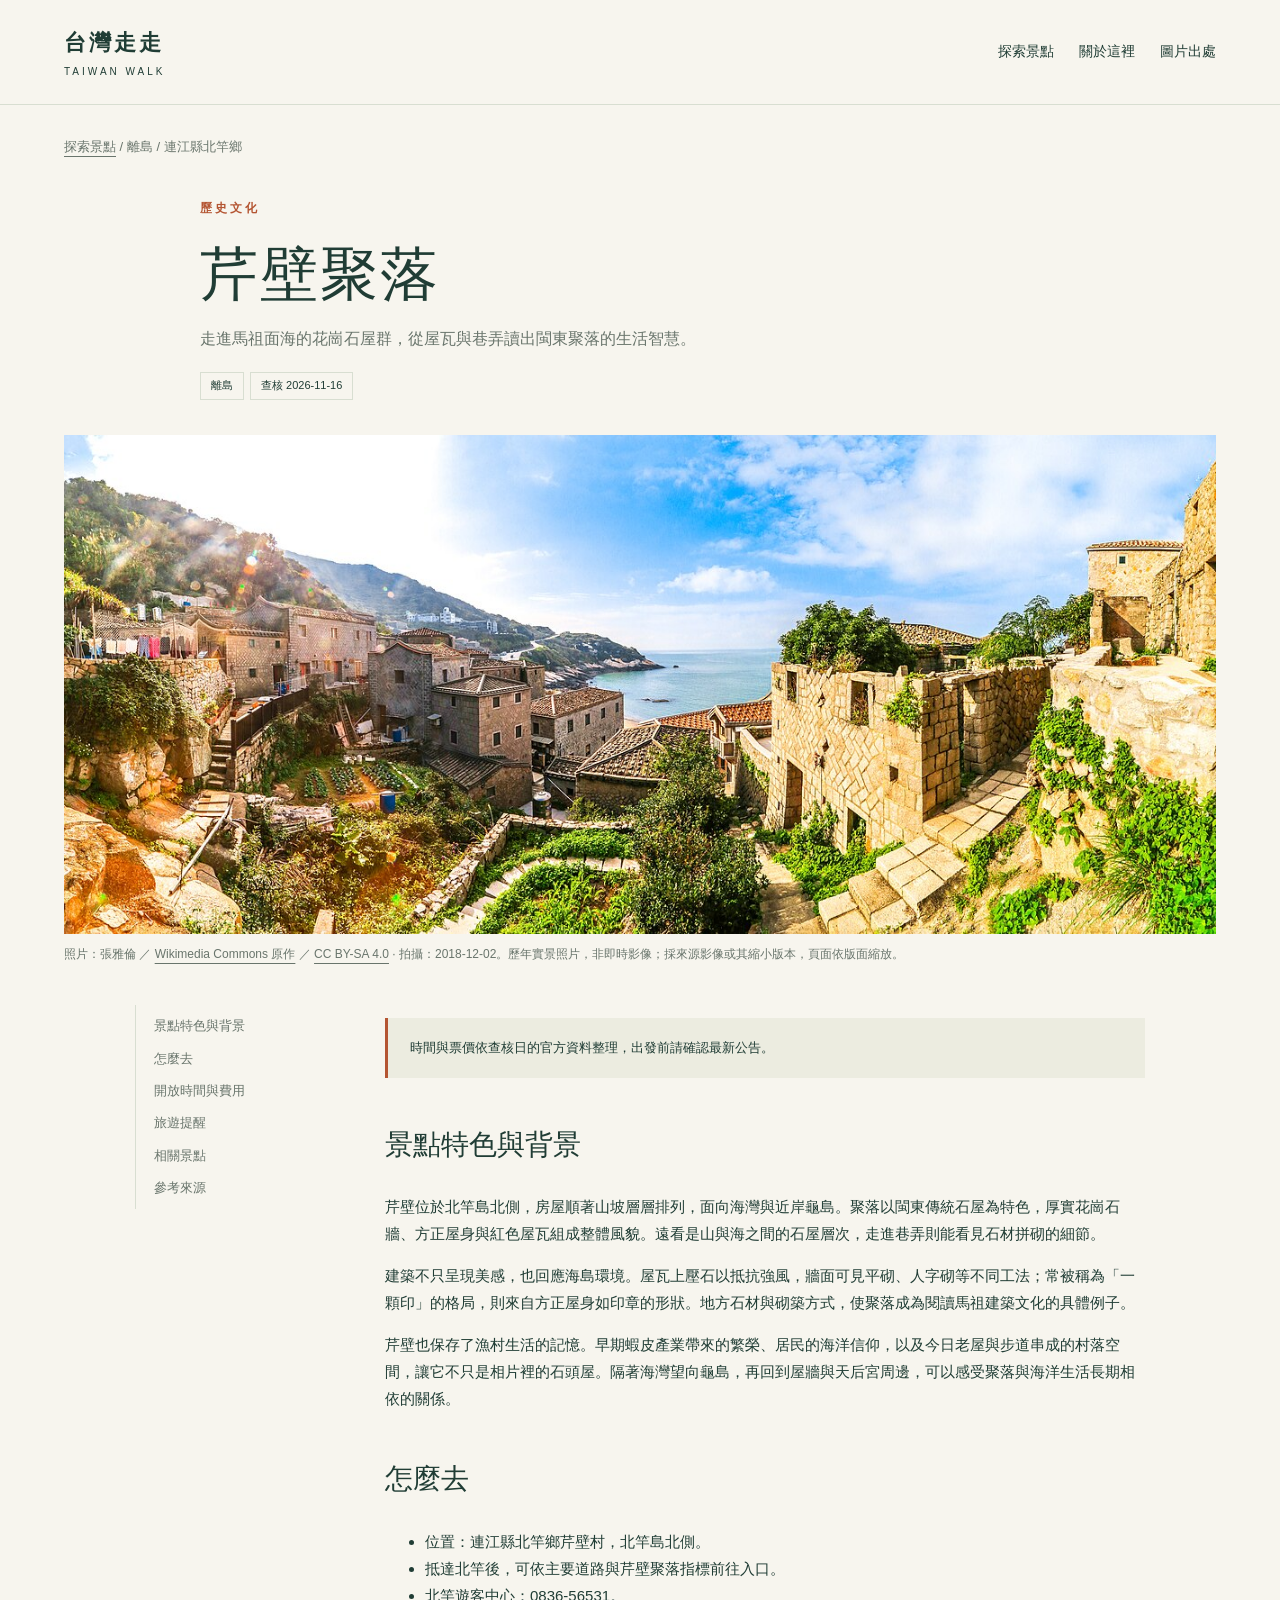
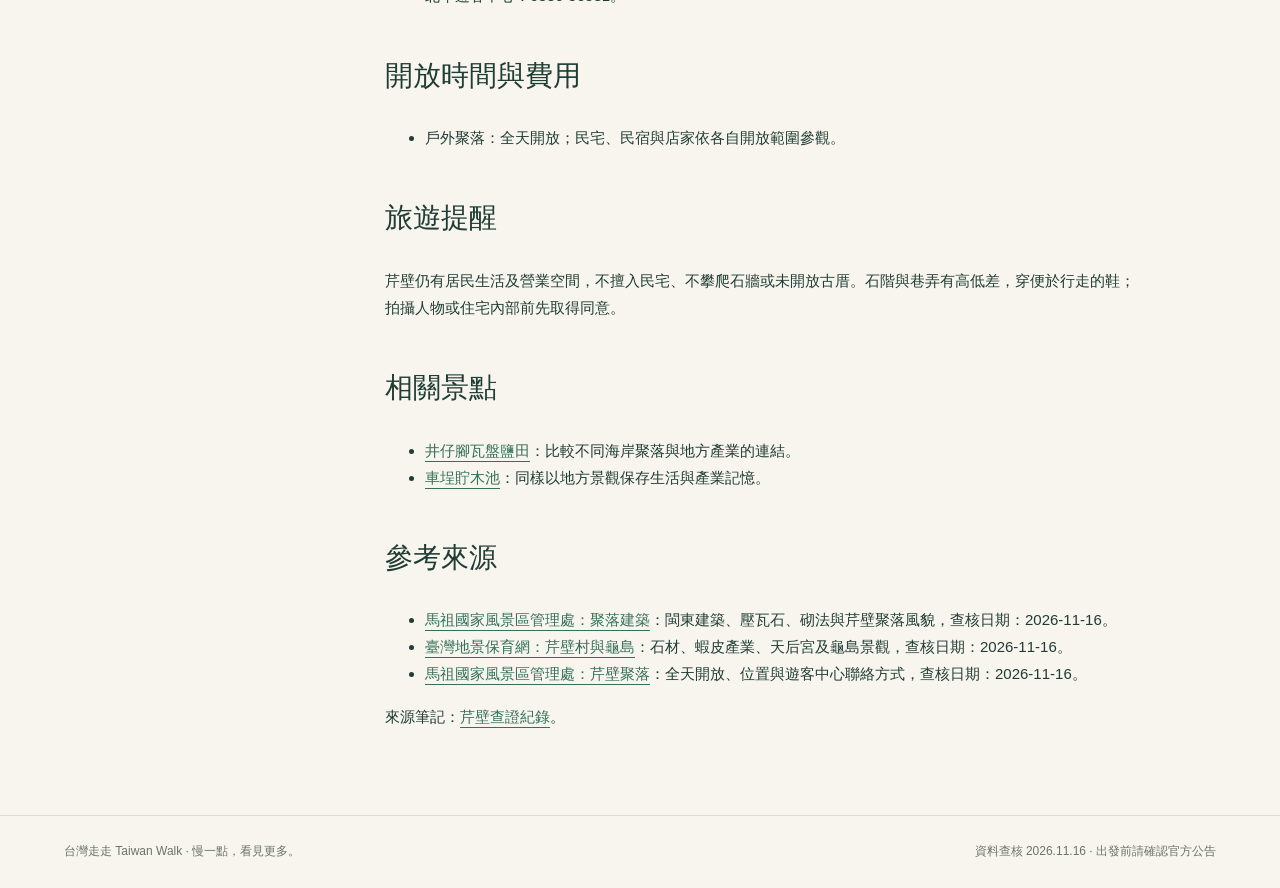
<file: docs/places/qinbi-village.html>
<!doctype html><html lang="zh-Hant"><head><meta charset="utf-8"><meta name="viewport" content="width=device-width,initial-scale=1"><meta name="description" content="走進馬祖面海的花崗石屋群，從屋瓦與巷弄讀出閩東聚落的生活智慧。"><meta name="theme-color" content="#203d35"><title>芹壁聚落｜台灣走走</title><link rel="stylesheet" href="../assets/style.css"><script defer src="../assets/app.js"></script></head><body><a class="skip" href="#main">跳至主要內容</a><header><a class="brand" href="../index.html">台灣走走<small>TAIWAN WALK</small></a><nav class="nav" aria-label="主選單"><a href="../index.html#explore">探索景點</a><a href="../index.html#about">關於這裡</a><a href="../credits.html">圖片出處</a></nav></header><main id="main"><p class="breadcrumb"><a href="../index.html#explore">探索景點</a> / 離島 / 連江縣北竿鄉</p><div class="article-head"><span class="eyebrow">歷史文化</span><h1>芹壁聚落</h1><p>走進馬祖面海的花崗石屋群，從屋瓦與巷弄讀出閩東聚落的生活智慧。</p><span class="badge">離島</span><span class="badge">查核 2026-11-16</span></div><figure class="article-photo"><img src="../assets/photos/qinbi.jpg" alt="沿著馬祖芹壁山坡排列的傳統石屋與海灣"><figcaption>照片：張雅倫 ／ <a href="https://commons.wikimedia.org/wiki/File:芹壁聚落.jpg">Wikimedia Commons 原作</a> ／ <a href="https://creativecommons.org/licenses/by-sa/4.0/">CC BY-SA 4.0</a> · 拍攝：2018-12-02。歷年實景照片，非即時影像；採來源影像或其縮小版本，頁面依版面縮放。</figcaption></figure><div class="article-layout"><nav class="toc" aria-label="文章目錄"><a href="#section-1">景點特色與背景</a><a href="#section-2">怎麼去</a><a href="#section-3">開放時間與費用</a><a href="#section-4">旅遊提醒</a><a href="#section-5">相關景點</a><a href="#section-6">參考來源</a></nav><article><p class="notice">時間與票價依查核日的官方資料整理，出發前請確認最新公告。</p><h2 id="section-1">景點特色與背景</h2>
<p>芹壁位於北竿島北側，房屋順著山坡層層排列，面向海灣與近岸龜島。聚落以閩東傳統石屋為特色，厚實花崗石牆、方正屋身與紅色屋瓦組成整體風貌。遠看是山與海之間的石屋層次，走進巷弄則能看見石材拼砌的細節。</p>
<p>建築不只呈現美感，也回應海島環境。屋瓦上壓石以抵抗強風，牆面可見平砌、人字砌等不同工法；常被稱為「一顆印」的格局，則來自方正屋身如印章的形狀。地方石材與砌築方式，使聚落成為閱讀馬祖建築文化的具體例子。</p>
<p>芹壁也保存了漁村生活的記憶。早期蝦皮產業帶來的繁榮、居民的海洋信仰，以及今日老屋與步道串成的村落空間，讓它不只是相片裡的石頭屋。隔著海灣望向龜島，再回到屋牆與天后宮周邊，可以感受聚落與海洋生活長期相依的關係。</p>
<h2 id="section-2">怎麼去</h2>
<ul>
<li>位置：連江縣北竿鄉芹壁村，北竿島北側。</li>
<li>抵達北竿後，可依主要道路與芹壁聚落指標前往入口。</li>
<li>北竿遊客中心：0836-56531。</li>
</ul>
<h2 id="section-3">開放時間與費用</h2>
<ul>
<li>戶外聚落：全天開放；民宅、民宿與店家依各自開放範圍參觀。</li>
</ul>
<h2 id="section-4">旅遊提醒</h2>
<p>芹壁仍有居民生活及營業空間，不擅入民宅、不攀爬石牆或未開放古厝。石階與巷弄有高低差，穿便於行走的鞋；拍攝人物或住宅內部前先取得同意。</p>
<h2 id="section-5">相關景點</h2>
<ul>
<li><a href="jingzaijiao-salt-fields.html">井仔腳瓦盤鹽田</a>：比較不同海岸聚落與地方產業的連結。</li>
<li><a href="checheng-timber-pond.html">車埕貯木池</a>：同樣以地方景觀保存生活與產業記憶。</li>
</ul>
<h2 id="section-6">參考來源</h2>
<ul>
<li><a href="https://theme.matsu-nsa.gov.tw/beautiful_matsu_civilization3.html">馬祖國家風景區管理處：聚落建築</a>：閩東建築、壓瓦石、砌法與芹壁聚落風貌，查核日期：2026-11-16。</li>
<li><a href="https://landscape.forest.gov.tw/Front/land_search/Landscape.aspx?Sn=76&amp;id=kVsq7hIIvoI%3D">臺灣地景保育網：芹壁村與龜島</a>：石材、蝦皮產業、天后宮及龜島景觀，查核日期：2026-11-16。</li>
<li><a href="https://matsu-nsa.gov.tw/zh-TW/attractions/1447">馬祖國家風景區管理處：芹壁聚落</a>：全天開放、位置與遊客中心聯絡方式，查核日期：2026-11-16。</li>
</ul>
<p>來源筆記：<a href="../sources/qinbi-village.html">芹壁查證紀錄</a>。</p></article></div></main><footer><span>台灣走走 Taiwan Walk · 慢一點，看見更多。</span><span>資料查核 2026.11.16 · 出發前請確認官方公告</span></footer></body></html>
</file>
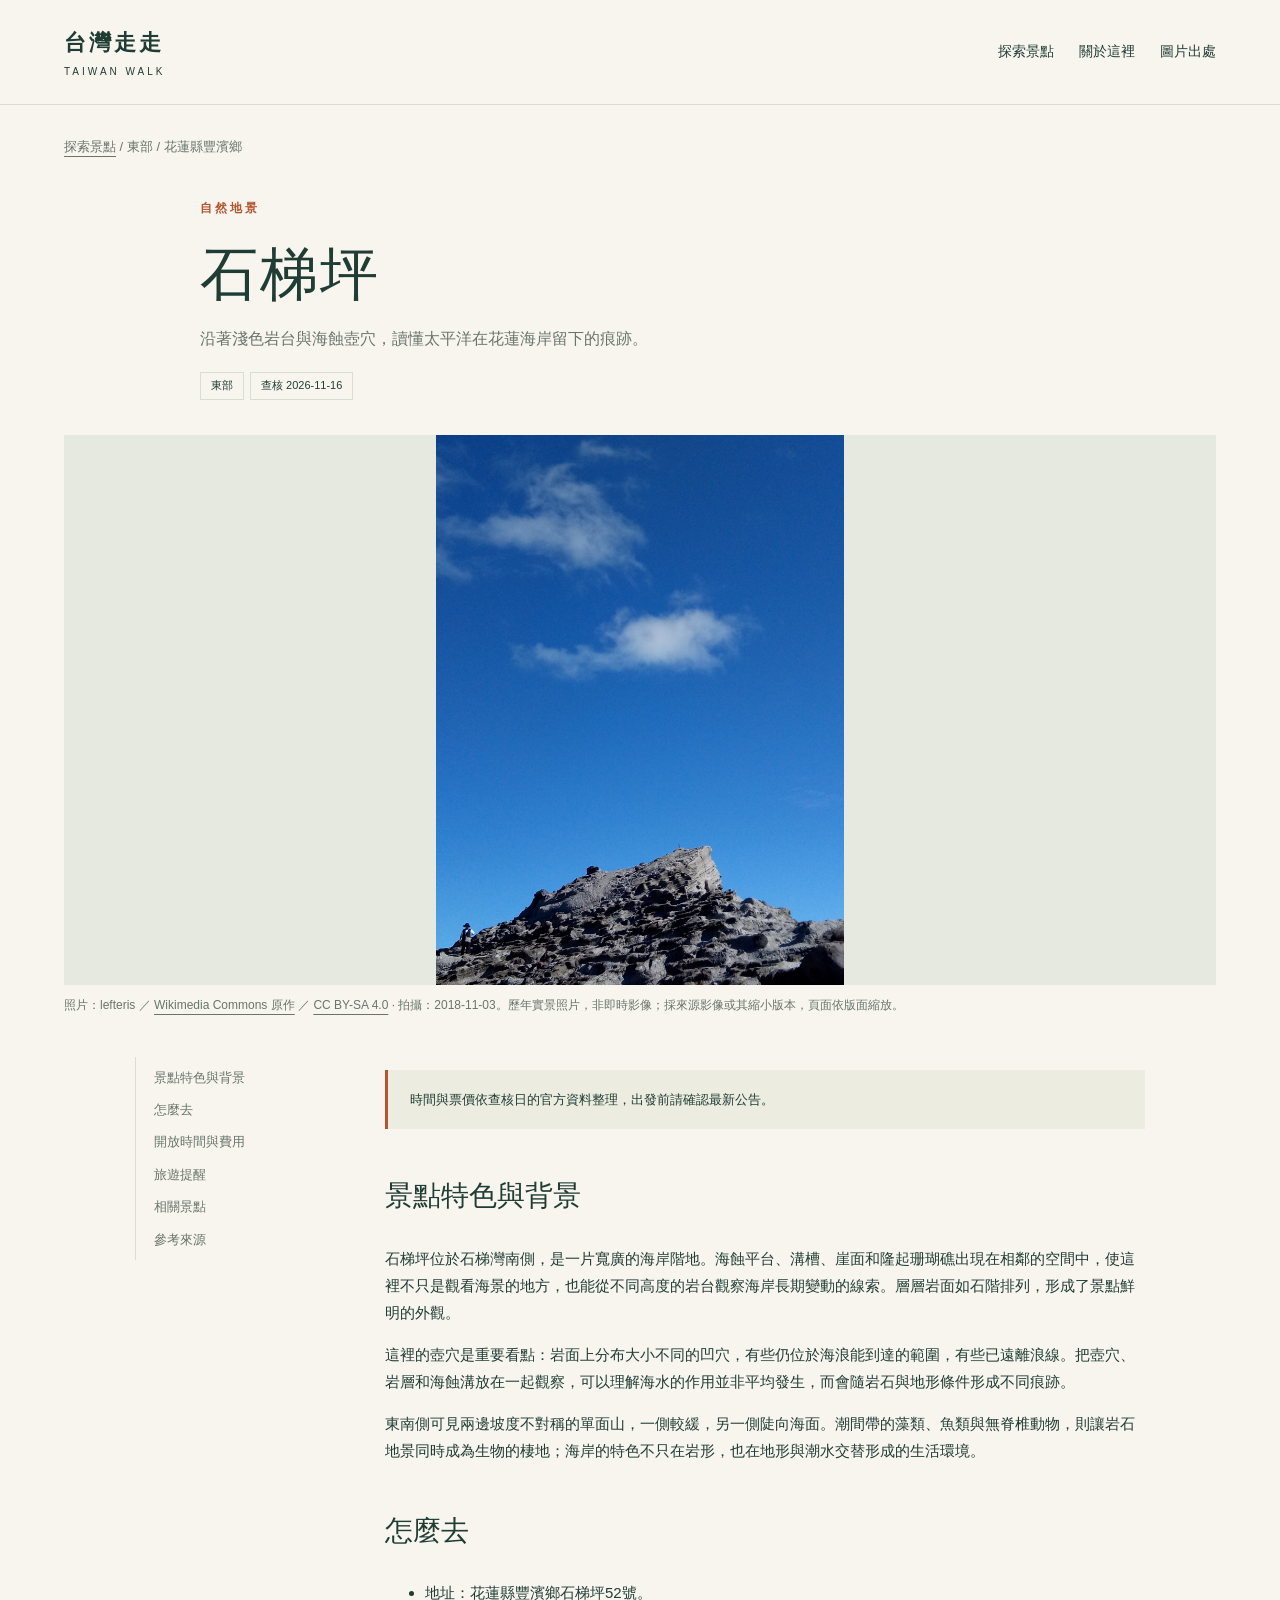
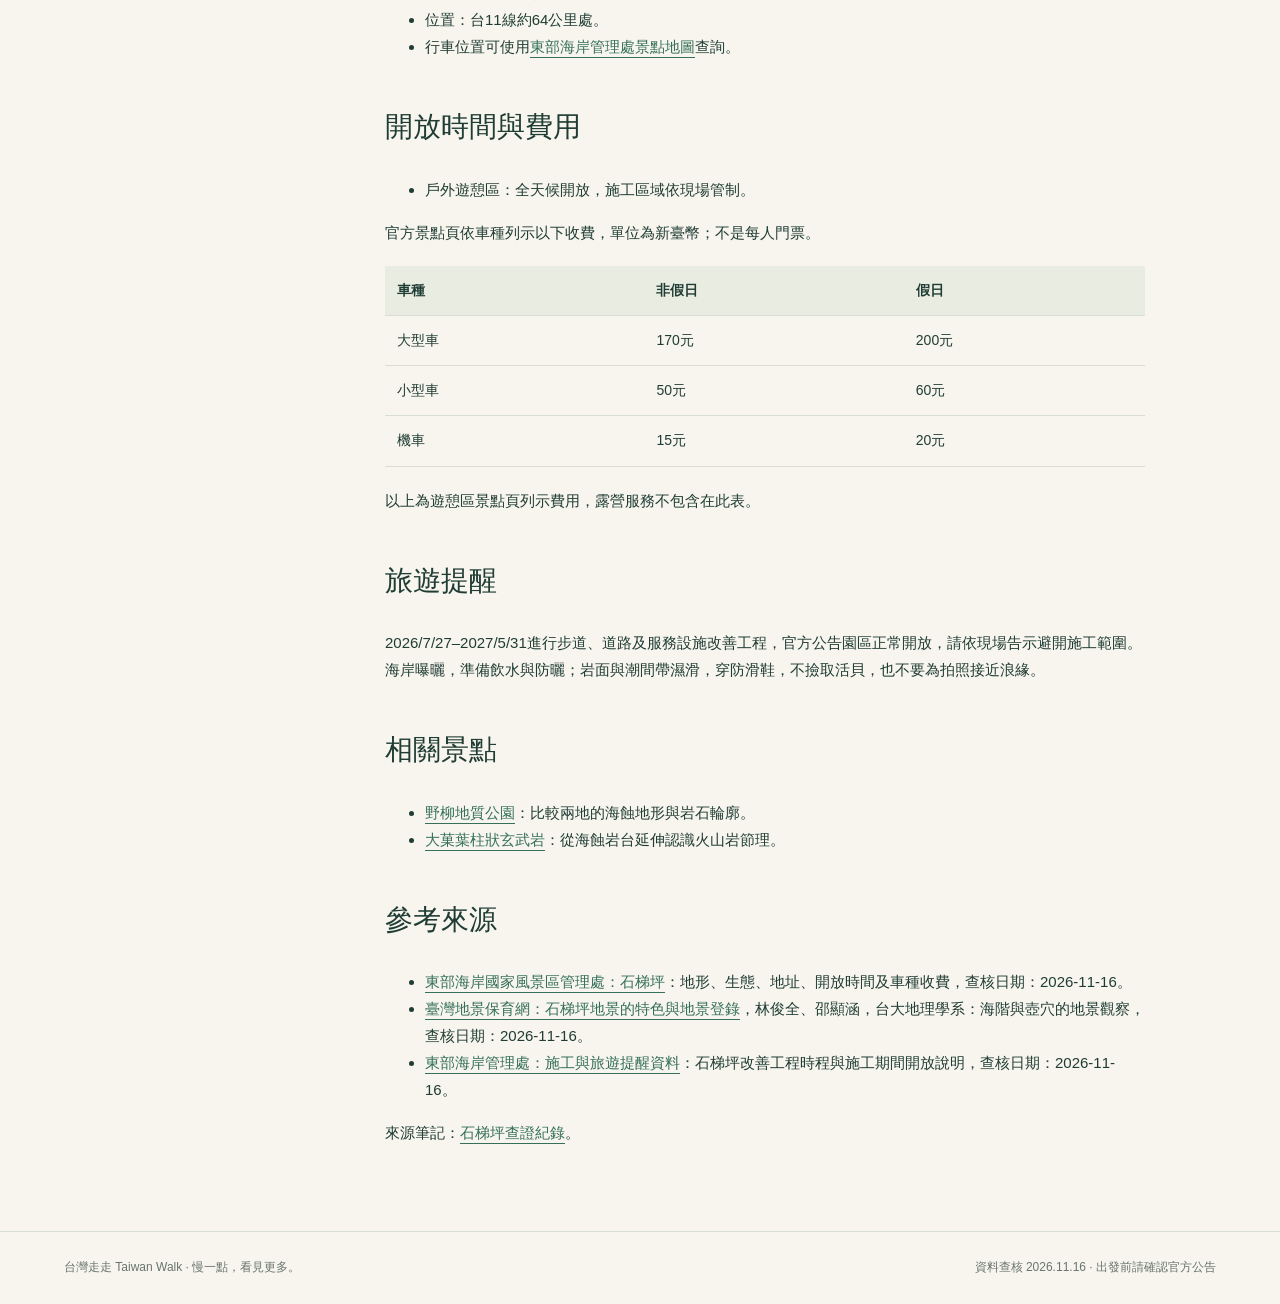
<file: docs/places/shitiping.html>
<!doctype html><html lang="zh-Hant"><head><meta charset="utf-8"><meta name="viewport" content="width=device-width,initial-scale=1"><meta name="description" content="沿著淺色岩台與海蝕壺穴，讀懂太平洋在花蓮海岸留下的痕跡。"><meta name="theme-color" content="#203d35"><title>石梯坪｜台灣走走</title><link rel="stylesheet" href="../assets/style.css"><script defer src="../assets/app.js"></script></head><body><a class="skip" href="#main">跳至主要內容</a><header><a class="brand" href="../index.html">台灣走走<small>TAIWAN WALK</small></a><nav class="nav" aria-label="主選單"><a href="../index.html#explore">探索景點</a><a href="../index.html#about">關於這裡</a><a href="../credits.html">圖片出處</a></nav></header><main id="main"><p class="breadcrumb"><a href="../index.html#explore">探索景點</a> / 東部 / 花蓮縣豐濱鄉</p><div class="article-head"><span class="eyebrow">自然地景</span><h1>石梯坪</h1><p>沿著淺色岩台與海蝕壺穴，讀懂太平洋在花蓮海岸留下的痕跡。</p><span class="badge">東部</span><span class="badge">查核 2026-11-16</span></div><figure class="article-photo"><img src="../assets/photos/shitiping.jpg" alt="石梯坪的淺色海岸岩台與太平洋"><figcaption>照片：lefteris ／ <a href="https://commons.wikimedia.org/wiki/File:石梯坪.jpg">Wikimedia Commons 原作</a> ／ <a href="https://creativecommons.org/licenses/by-sa/4.0/">CC BY-SA 4.0</a> · 拍攝：2018-11-03。歷年實景照片，非即時影像；採來源影像或其縮小版本，頁面依版面縮放。</figcaption></figure><div class="article-layout"><nav class="toc" aria-label="文章目錄"><a href="#section-1">景點特色與背景</a><a href="#section-2">怎麼去</a><a href="#section-3">開放時間與費用</a><a href="#section-4">旅遊提醒</a><a href="#section-5">相關景點</a><a href="#section-6">參考來源</a></nav><article><p class="notice">時間與票價依查核日的官方資料整理，出發前請確認最新公告。</p><h2 id="section-1">景點特色與背景</h2>
<p>石梯坪位於石梯灣南側，是一片寬廣的海岸階地。海蝕平台、溝槽、崖面和隆起珊瑚礁出現在相鄰的空間中，使這裡不只是觀看海景的地方，也能從不同高度的岩台觀察海岸長期變動的線索。層層岩面如石階排列，形成了景點鮮明的外觀。</p>
<p>這裡的壺穴是重要看點：岩面上分布大小不同的凹穴，有些仍位於海浪能到達的範圍，有些已遠離浪線。把壺穴、岩層和海蝕溝放在一起觀察，可以理解海水的作用並非平均發生，而會隨岩石與地形條件形成不同痕跡。</p>
<p>東南側可見兩邊坡度不對稱的單面山，一側較緩，另一側陡向海面。潮間帶的藻類、魚類與無脊椎動物，則讓岩石地景同時成為生物的棲地；海岸的特色不只在岩形，也在地形與潮水交替形成的生活環境。</p>
<h2 id="section-2">怎麼去</h2>
<ul>
<li>地址：花蓮縣豐濱鄉石梯坪52號。</li>
<li>位置：台11線約64公里處。</li>
<li>行車位置可使用<a href="https://www.eastcoast-nsa.gov.tw/zh-tw/attractions/detail/12/">東部海岸管理處景點地圖</a>查詢。</li>
</ul>
<h2 id="section-3">開放時間與費用</h2>
<ul>
<li>戶外遊憩區：全天候開放，施工區域依現場管制。</li>
</ul>
<p>官方景點頁依車種列示以下收費，單位為新臺幣；不是每人門票。</p>
<div class="table-wrap"><table><thead><tr><th scope="col">車種</th><th scope="col">非假日</th><th scope="col">假日</th></tr></thead><tbody>
<tr><td>大型車</td><td>170元</td><td>200元</td></tr>
<tr><td>小型車</td><td>50元</td><td>60元</td></tr>
<tr><td>機車</td><td>15元</td><td>20元</td></tr>
</tbody></table></div>
<p>以上為遊憩區景點頁列示費用，露營服務不包含在此表。</p>
<h2 id="section-4">旅遊提醒</h2>
<p>2026/7/27–2027/5/31進行步道、道路及服務設施改善工程，官方公告園區正常開放，請依現場告示避開施工範圍。海岸曝曬，準備飲水與防曬；岩面與潮間帶濕滑，穿防滑鞋，不撿取活貝，也不要為拍照接近浪緣。</p>
<h2 id="section-5">相關景點</h2>
<ul>
<li><a href="yehliu-geopark.html">野柳地質公園</a>：比較兩地的海蝕地形與岩石輪廓。</li>
<li><a href="daguoye-basalt.html">大菓葉柱狀玄武岩</a>：從海蝕岩台延伸認識火山岩節理。</li>
</ul>
<h2 id="section-6">參考來源</h2>
<ul>
<li><a href="https://www.eastcoast-nsa.gov.tw/zh-tw/attractions/detail/12/">東部海岸國家風景區管理處：石梯坪</a>：地形、生態、地址、開放時間及車種收費，查核日期：2026-11-16。</li>
<li><a href="https://landscape.forest.gov.tw/Front/LandscapeNews/communication/Periodicals.aspx?Cn=50&amp;Sn=406&amp;id=7KShBTi6PLM%3D">臺灣地景保育網：石梯坪地景的特色與地景登錄</a>，林俊全、邵顯涵，台大地理學系：海階與壺穴的地景觀察，查核日期：2026-11-16。</li>
<li><a href="https://www.eastcoast-nsa.gov.tw/zh-tw/opendata/notification/">東部海岸管理處：施工與旅遊提醒資料</a>：石梯坪改善工程時程與施工期間開放說明，查核日期：2026-11-16。</li>
</ul>
<p>來源筆記：<a href="../sources/shitiping.html">石梯坪查證紀錄</a>。</p></article></div></main><footer><span>台灣走走 Taiwan Walk · 慢一點，看見更多。</span><span>資料查核 2026.11.16 · 出發前請確認官方公告</span></footer></body></html>
</file>
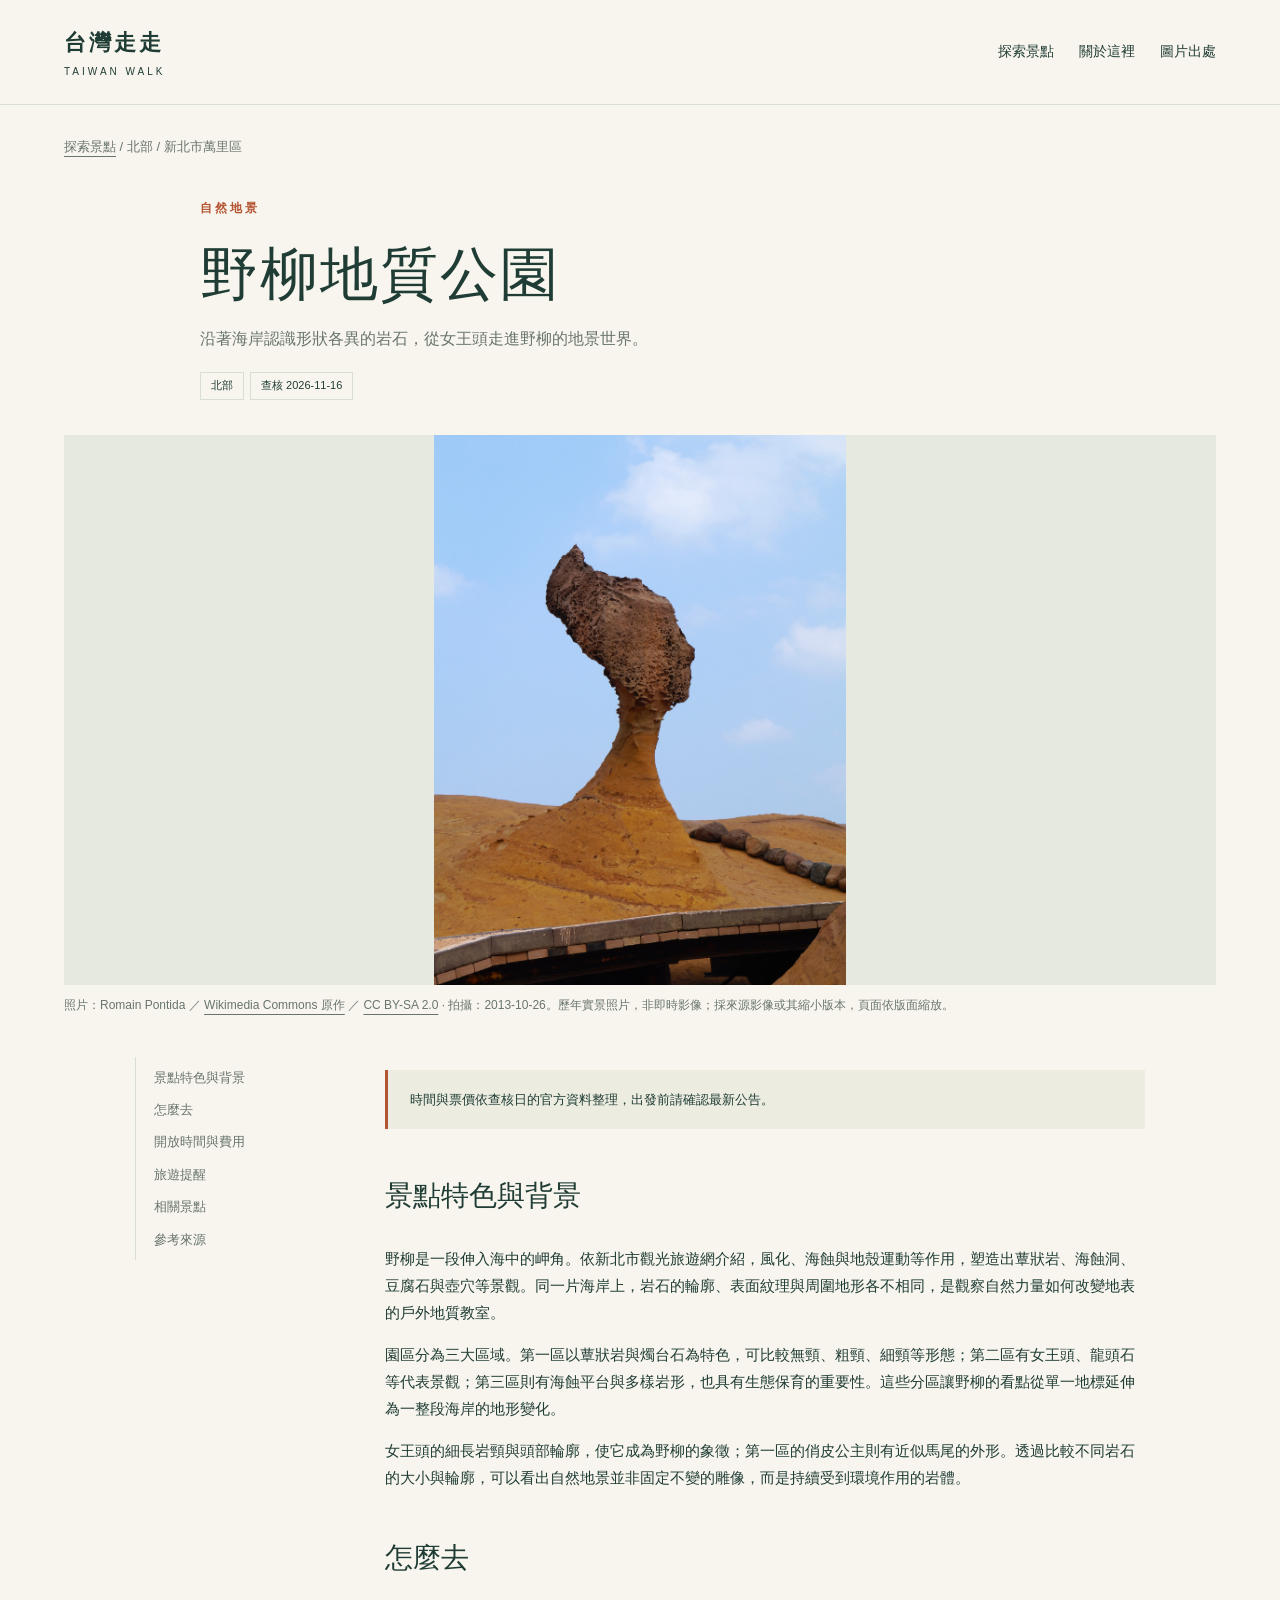
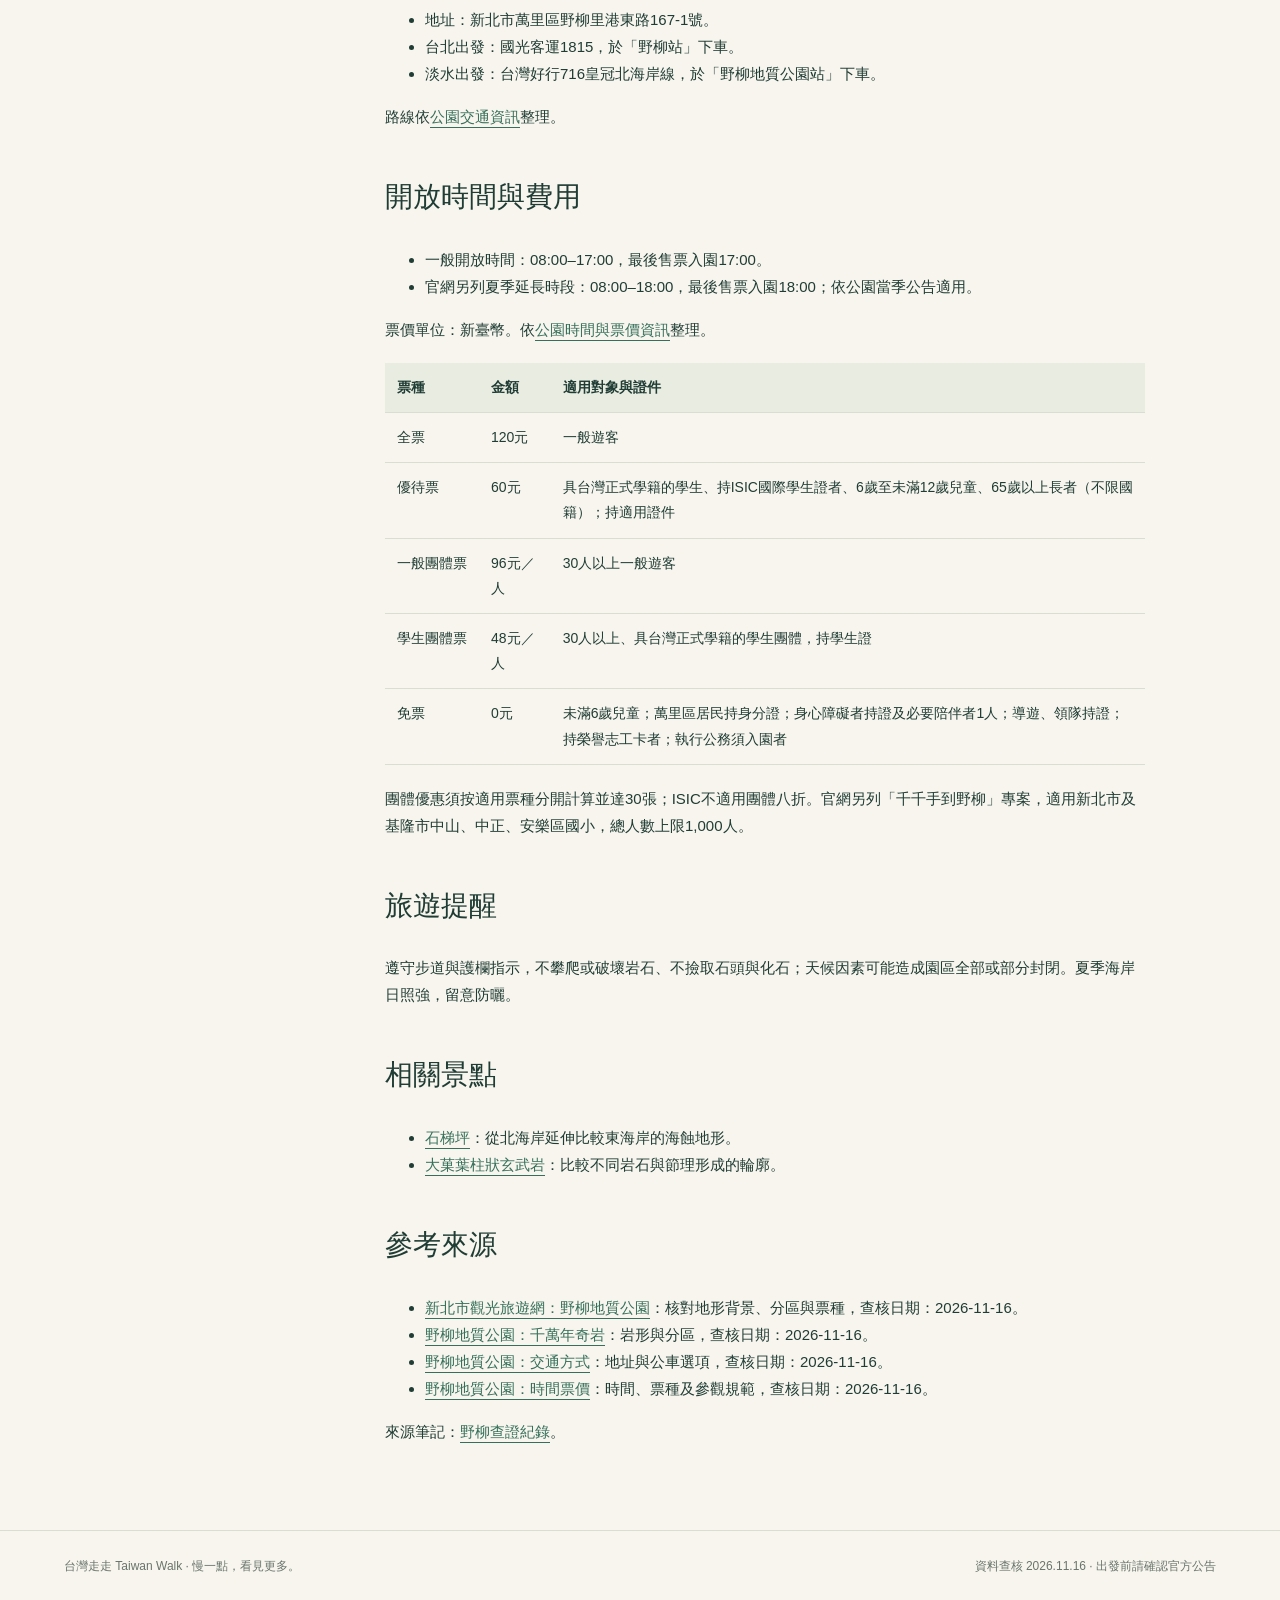
<file: docs/places/yehliu-geopark.html>
<!doctype html><html lang="zh-Hant"><head><meta charset="utf-8"><meta name="viewport" content="width=device-width,initial-scale=1"><meta name="description" content="沿著海岸認識形狀各異的岩石，從女王頭走進野柳的地景世界。"><meta name="theme-color" content="#203d35"><title>野柳地質公園｜台灣走走</title><link rel="stylesheet" href="../assets/style.css"><script defer src="../assets/app.js"></script></head><body><a class="skip" href="#main">跳至主要內容</a><header><a class="brand" href="../index.html">台灣走走<small>TAIWAN WALK</small></a><nav class="nav" aria-label="主選單"><a href="../index.html#explore">探索景點</a><a href="../index.html#about">關於這裡</a><a href="../credits.html">圖片出處</a></nav></header><main id="main"><p class="breadcrumb"><a href="../index.html#explore">探索景點</a> / 北部 / 新北市萬里區</p><div class="article-head"><span class="eyebrow">自然地景</span><h1>野柳地質公園</h1><p>沿著海岸認識形狀各異的岩石，從女王頭走進野柳的地景世界。</p><span class="badge">北部</span><span class="badge">查核 2026-11-16</span></div><figure class="article-photo"><img src="../assets/photos/yehliu.jpg" alt="野柳女王頭的細長岩頸與岩石輪廓"><figcaption>照片：Romain Pontida ／ <a href="https://commons.wikimedia.org/wiki/File:Queen&#x27;s_head,_Yehliu_Geopark,_Taiwan_-_野柳地質公園,_台湾_(11353535854).jpg">Wikimedia Commons 原作</a> ／ <a href="https://creativecommons.org/licenses/by-sa/2.0/">CC BY-SA 2.0</a> · 拍攝：2013-10-26。歷年實景照片，非即時影像；採來源影像或其縮小版本，頁面依版面縮放。</figcaption></figure><div class="article-layout"><nav class="toc" aria-label="文章目錄"><a href="#section-1">景點特色與背景</a><a href="#section-2">怎麼去</a><a href="#section-3">開放時間與費用</a><a href="#section-4">旅遊提醒</a><a href="#section-5">相關景點</a><a href="#section-6">參考來源</a></nav><article><p class="notice">時間與票價依查核日的官方資料整理，出發前請確認最新公告。</p><h2 id="section-1">景點特色與背景</h2>
<p>野柳是一段伸入海中的岬角。依新北市觀光旅遊網介紹，風化、海蝕與地殼運動等作用，塑造出蕈狀岩、海蝕洞、豆腐石與壺穴等景觀。同一片海岸上，岩石的輪廓、表面紋理與周圍地形各不相同，是觀察自然力量如何改變地表的戶外地質教室。</p>
<p>園區分為三大區域。第一區以蕈狀岩與燭台石為特色，可比較無頸、粗頸、細頸等形態；第二區有女王頭、龍頭石等代表景觀；第三區則有海蝕平台與多樣岩形，也具有生態保育的重要性。這些分區讓野柳的看點從單一地標延伸為一整段海岸的地形變化。</p>
<p>女王頭的細長岩頸與頭部輪廓，使它成為野柳的象徵；第一區的俏皮公主則有近似馬尾的外形。透過比較不同岩石的大小與輪廓，可以看出自然地景並非固定不變的雕像，而是持續受到環境作用的岩體。</p>
<h2 id="section-2">怎麼去</h2>
<ul>
<li>地址：新北市萬里區野柳里港東路167-1號。</li>
<li>台北出發：國光客運1815，於「野柳站」下車。</li>
<li>淡水出發：台灣好行716皇冠北海岸線，於「野柳地質公園站」下車。</li>
</ul>
<p>路線依<a href="https://www.ylgeopark.org.tw/VisitInformationView/Transportation">公園交通資訊</a>整理。</p>
<h2 id="section-3">開放時間與費用</h2>
<ul>
<li>一般開放時間：08:00–17:00，最後售票入園17:00。</li>
<li>官網另列夏季延長時段：08:00–18:00，最後售票入園18:00；依公園當季公告適用。</li>
</ul>
<p>票價單位：新臺幣。依<a href="https://www.ylgeopark.org.tw/VisitInformationView/TicketPrice">公園時間與票價資訊</a>整理。</p>
<div class="table-wrap"><table><thead><tr><th scope="col">票種</th><th scope="col">金額</th><th scope="col">適用對象與證件</th></tr></thead><tbody>
<tr><td>全票</td><td>120元</td><td>一般遊客</td></tr>
<tr><td>優待票</td><td>60元</td><td>具台灣正式學籍的學生、持ISIC國際學生證者、6歲至未滿12歲兒童、65歲以上長者（不限國籍）；持適用證件</td></tr>
<tr><td>一般團體票</td><td>96元／人</td><td>30人以上一般遊客</td></tr>
<tr><td>學生團體票</td><td>48元／人</td><td>30人以上、具台灣正式學籍的學生團體，持學生證</td></tr>
<tr><td>免票</td><td>0元</td><td>未滿6歲兒童；萬里區居民持身分證；身心障礙者持證及必要陪伴者1人；導遊、領隊持證；持榮譽志工卡者；執行公務須入園者</td></tr>
</tbody></table></div>
<p>團體優惠須按適用票種分開計算並達30張；ISIC不適用團體八折。官網另列「千千手到野柳」專案，適用新北市及基隆市中山、中正、安樂區國小，總人數上限1,000人。</p>
<h2 id="section-4">旅遊提醒</h2>
<p>遵守步道與護欄指示，不攀爬或破壞岩石、不撿取石頭與化石；天候因素可能造成園區全部或部分封閉。夏季海岸日照強，留意防曬。</p>
<h2 id="section-5">相關景點</h2>
<ul>
<li><a href="shitiping.html">石梯坪</a>：從北海岸延伸比較東海岸的海蝕地形。</li>
<li><a href="daguoye-basalt.html">大菓葉柱狀玄武岩</a>：比較不同岩石與節理形成的輪廓。</li>
</ul>
<h2 id="section-6">參考來源</h2>
<ul>
<li><a href="https://newtaipei.travel/zh-tw/Attractions/Detail/109735">新北市觀光旅遊網：野柳地質公園</a>：核對地形背景、分區與票種，查核日期：2026-11-16。</li>
<li><a href="https://www.ylgeopark.org.tw/AboutYehliuView/CenturyOldRocks?language=TW">野柳地質公園：千萬年奇岩</a>：岩形與分區，查核日期：2026-11-16。</li>
<li><a href="https://www.ylgeopark.org.tw/VisitInformationView/Transportation">野柳地質公園：交通方式</a>：地址與公車選項，查核日期：2026-11-16。</li>
<li><a href="https://www.ylgeopark.org.tw/VisitInformationView/TicketPrice">野柳地質公園：時間票價</a>：時間、票種及參觀規範，查核日期：2026-11-16。</li>
</ul>
<p>來源筆記：<a href="../sources/yehliu-geopark.html">野柳查證紀錄</a>。</p></article></div></main><footer><span>台灣走走 Taiwan Walk · 慢一點，看見更多。</span><span>資料查核 2026.11.16 · 出發前請確認官方公告</span></footer></body></html>
</file>
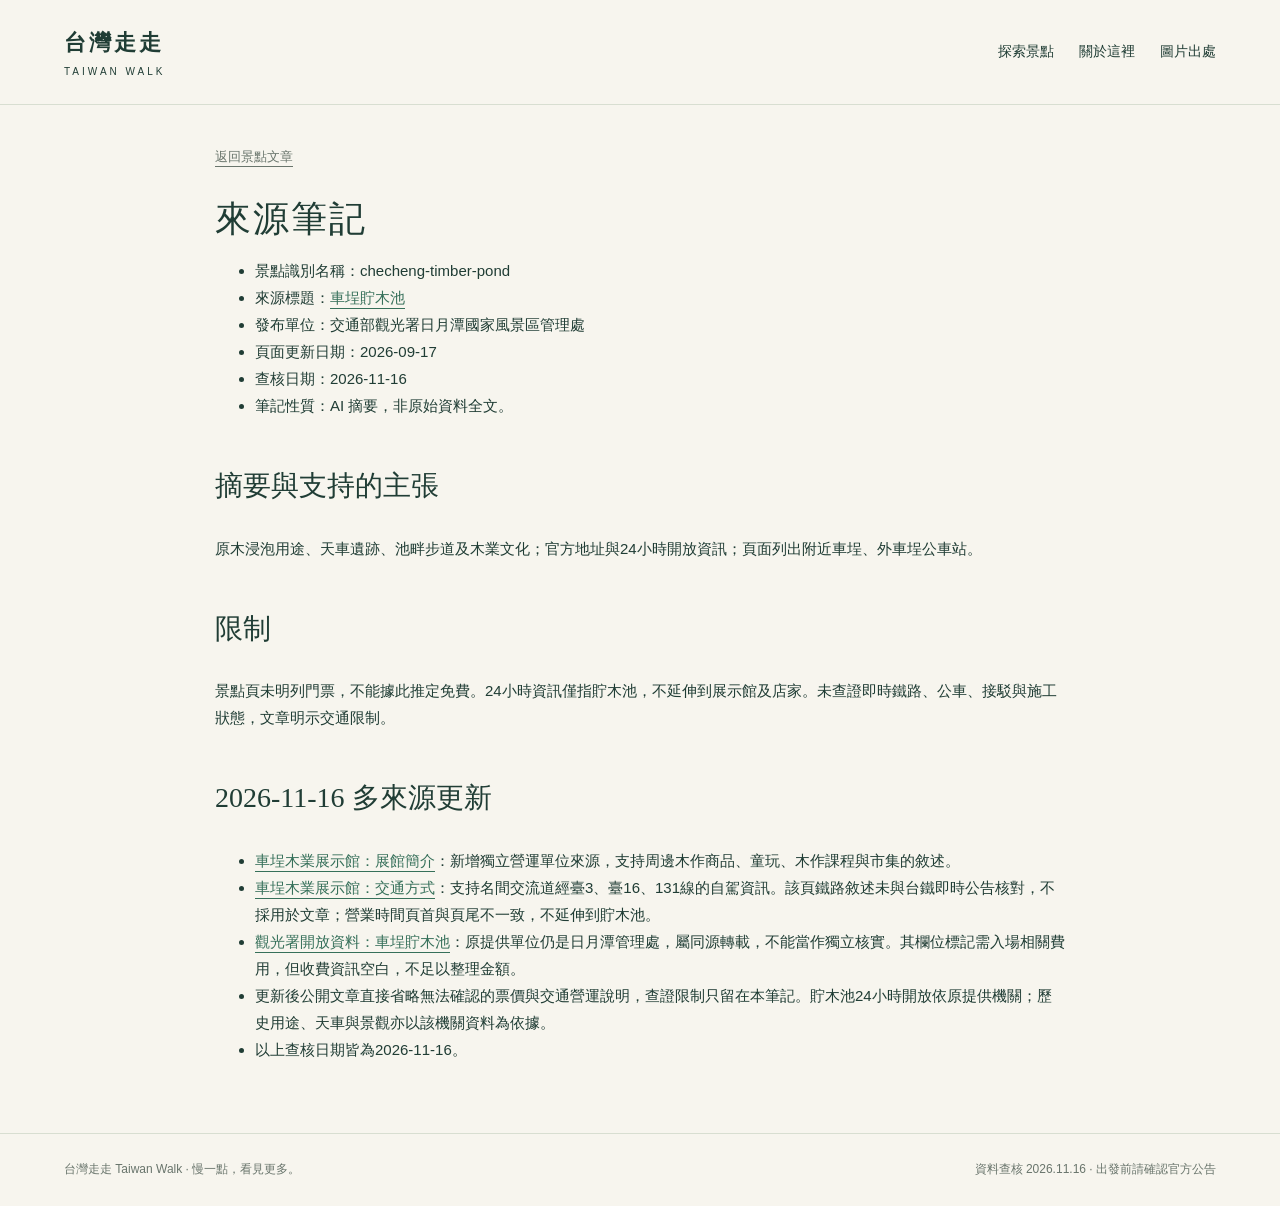
<file: docs/sources/checheng-timber-pond.html>
<!doctype html><html lang="zh-Hant"><head><meta charset="utf-8"><meta name="viewport" content="width=device-width,initial-scale=1"><meta name="description" content="從自然地景與地方產業，認識台灣的旅遊知識庫。"><meta name="theme-color" content="#203d35"><title>車埕貯木池來源筆記｜台灣走走</title><link rel="stylesheet" href="../assets/style.css"><script defer src="../assets/app.js"></script></head><body><a class="skip" href="#main">跳至主要內容</a><header><a class="brand" href="../index.html">台灣走走<small>TAIWAN WALK</small></a><nav class="nav" aria-label="主選單"><a href="../index.html#explore">探索景點</a><a href="../index.html#about">關於這裡</a><a href="../credits.html">圖片出處</a></nav></header><main id="main"><div class="credits"><p class="breadcrumb"><a href="../places/checheng-timber-pond.html">返回景點文章</a></p><h1 style="font-size:36px">來源筆記</h1><article><ul>
<li>景點識別名稱：checheng-timber-pond</li>
<li>來源標題：<a href="https://www.sunmoonlake.gov.tw/zh-TW/Attractions/Attractions?a=20&amp;id=114">車埕貯木池</a></li>
<li>發布單位：交通部觀光署日月潭國家風景區管理處</li>
<li>頁面更新日期：2026-09-17</li>
<li>查核日期：2026-11-16</li>
<li>筆記性質：AI 摘要，非原始資料全文。</li>
</ul>
<h2 id="section-1">摘要與支持的主張</h2>
<p>原木浸泡用途、天車遺跡、池畔步道及木業文化；官方地址與24小時開放資訊；頁面列出附近車埕、外車埕公車站。</p>
<h2 id="section-2">限制</h2>
<p>景點頁未明列門票，不能據此推定免費。24小時資訊僅指貯木池，不延伸到展示館及店家。未查證即時鐵路、公車、接駁與施工狀態，文章明示交通限制。</p>
<h2 id="section-3">2026-11-16 多來源更新</h2>
<ul>
<li><a href="https://www.woodate.com.tw/ExhibitionHallIntroduction">車埕木業展示館：展館簡介</a>：新增獨立營運單位來源，支持周邊木作商品、童玩、木作課程與市集的敘述。</li>
<li><a href="https://www.woodate.com.tw/VisitFee">車埕木業展示館：交通方式</a>：支持名間交流道經臺3、臺16、131線的自駕資訊。該頁鐵路敘述未與台鐵即時公告核對，不採用於文章；營業時間頁首與頁尾不一致，不延伸到貯木池。</li>
<li><a href="https://media.taiwan.net.tw/zh-tw/portal/travel/details/attraction_a15010600h_000114">觀光署開放資料：車埕貯木池</a>：原提供單位仍是日月潭管理處，屬同源轉載，不能當作獨立核實。其欄位標記需入場相關費用，但收費資訊空白，不足以整理金額。</li>
<li>更新後公開文章直接省略無法確認的票價與交通營運說明，查證限制只留在本筆記。貯木池24小時開放依原提供機關；歷史用途、天車與景觀亦以該機關資料為依據。</li>
<li>以上查核日期皆為2026-11-16。</li>
</ul></article></div></main><footer><span>台灣走走 Taiwan Walk · 慢一點，看見更多。</span><span>資料查核 2026.11.16 · 出發前請確認官方公告</span></footer></body></html>
</file>
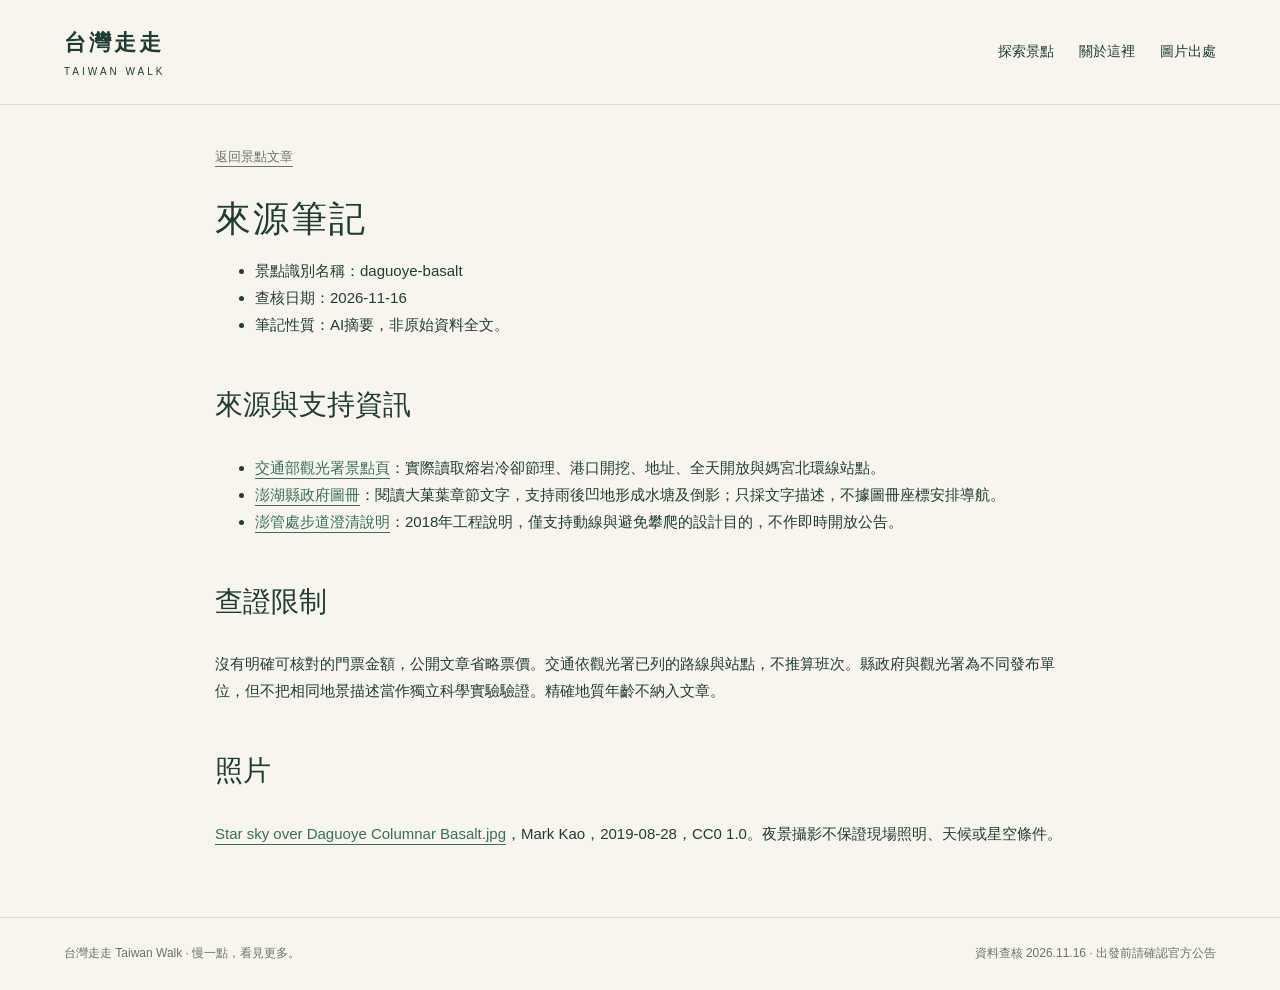
<file: docs/sources/daguoye-basalt.html>
<!doctype html><html lang="zh-Hant"><head><meta charset="utf-8"><meta name="viewport" content="width=device-width,initial-scale=1"><meta name="description" content="從自然地景與地方產業，認識台灣的旅遊知識庫。"><meta name="theme-color" content="#203d35"><title>大菓葉柱狀玄武岩來源筆記｜台灣走走</title><link rel="stylesheet" href="../assets/style.css"><script defer src="../assets/app.js"></script></head><body><a class="skip" href="#main">跳至主要內容</a><header><a class="brand" href="../index.html">台灣走走<small>TAIWAN WALK</small></a><nav class="nav" aria-label="主選單"><a href="../index.html#explore">探索景點</a><a href="../index.html#about">關於這裡</a><a href="../credits.html">圖片出處</a></nav></header><main id="main"><div class="credits"><p class="breadcrumb"><a href="../places/daguoye-basalt.html">返回景點文章</a></p><h1 style="font-size:36px">來源筆記</h1><article><ul>
<li>景點識別名稱：daguoye-basalt</li>
<li>查核日期：2026-11-16</li>
<li>筆記性質：AI摘要，非原始資料全文。</li>
</ul>
<h2 id="section-1">來源與支持資訊</h2>
<ul>
<li><a href="https://www.tad.gov.tw/m1.aspx?id=A12-00345&amp;sNo=0001016">交通部觀光署景點頁</a>：實際讀取熔岩冷卻節理、港口開挖、地址、全天開放與媽宮北環線站點。</li>
<li><a href="https://www.penghu.gov.tw/userfiles/penghu/files/%23%23%E4%B8%96%E7%95%8C%E6%9C%80%E7%BE%8E%E9%BA%97%E6%B5%B7%E7%81%A3-%E6%BE%8E%E6%B9%96%28%E5%9C%96%E5%86%8A%29.pdf">澎湖縣政府圖冊</a>：閱讀大菓葉章節文字，支持雨後凹地形成水塘及倒影；只採文字描述，不據圖冊座標安排導航。</li>
<li><a href="https://www.penghu-nsa.gov.tw/ActivitiesDetailC001210.aspx?Cond=86dfe921-2b7d-488e-9306-0cfa22ae8676">澎管處步道澄清說明</a>：2018年工程說明，僅支持動線與避免攀爬的設計目的，不作即時開放公告。</li>
</ul>
<h2 id="section-2">查證限制</h2>
<p>沒有明確可核對的門票金額，公開文章省略票價。交通依觀光署已列的路線與站點，不推算班次。縣政府與觀光署為不同發布單位，但不把相同地景描述當作獨立科學實驗驗證。精確地質年齡不納入文章。</p>
<h2 id="section-3">照片</h2>
<p><a href="https://commons.wikimedia.org/wiki/File:Star_sky_over_Daguoye_Columnar_Basalt.jpg">Star sky over Daguoye Columnar Basalt.jpg</a>，Mark Kao，2019-08-28，CC0 1.0。夜景攝影不保證現場照明、天候或星空條件。</p></article></div></main><footer><span>台灣走走 Taiwan Walk · 慢一點，看見更多。</span><span>資料查核 2026.11.16 · 出發前請確認官方公告</span></footer></body></html>
</file>
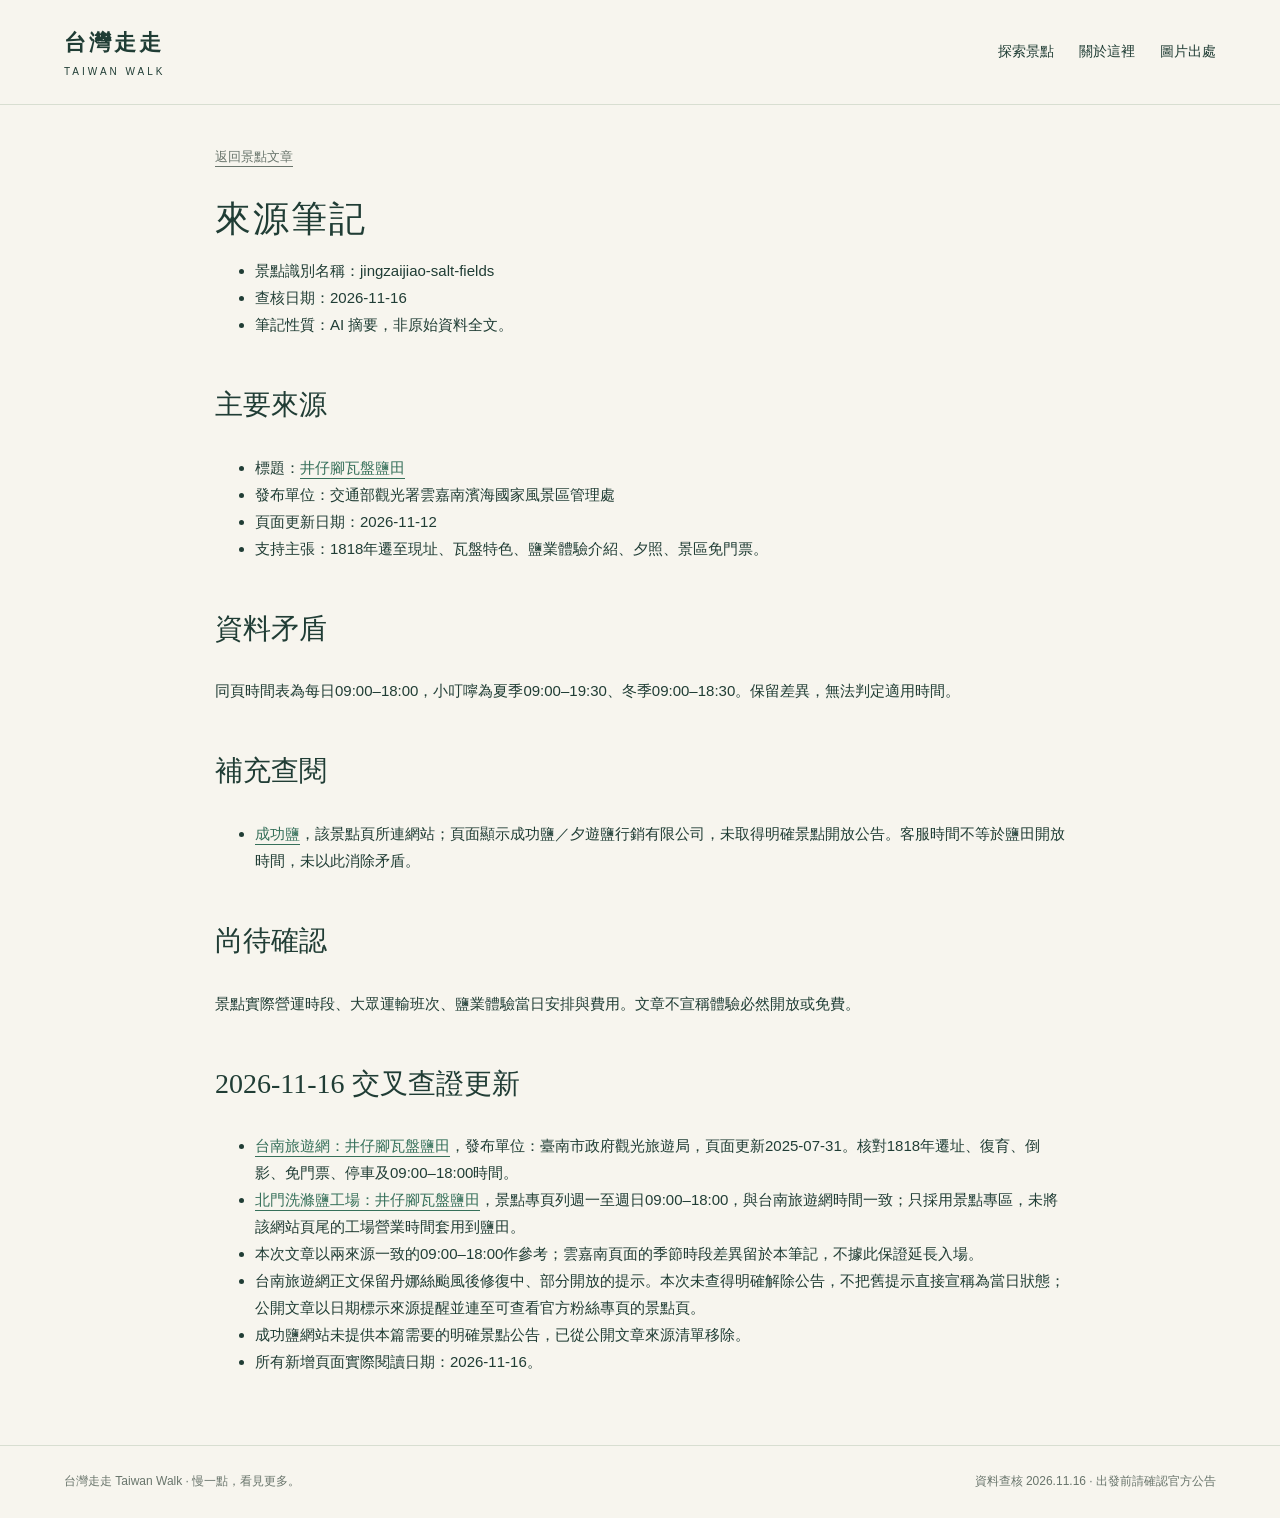
<file: docs/sources/jingzaijiao-salt-fields.html>
<!doctype html><html lang="zh-Hant"><head><meta charset="utf-8"><meta name="viewport" content="width=device-width,initial-scale=1"><meta name="description" content="從自然地景與地方產業，認識台灣的旅遊知識庫。"><meta name="theme-color" content="#203d35"><title>井仔腳瓦盤鹽田來源筆記｜台灣走走</title><link rel="stylesheet" href="../assets/style.css"><script defer src="../assets/app.js"></script></head><body><a class="skip" href="#main">跳至主要內容</a><header><a class="brand" href="../index.html">台灣走走<small>TAIWAN WALK</small></a><nav class="nav" aria-label="主選單"><a href="../index.html#explore">探索景點</a><a href="../index.html#about">關於這裡</a><a href="../credits.html">圖片出處</a></nav></header><main id="main"><div class="credits"><p class="breadcrumb"><a href="../places/jingzaijiao-salt-fields.html">返回景點文章</a></p><h1 style="font-size:36px">來源筆記</h1><article><ul>
<li>景點識別名稱：jingzaijiao-salt-fields</li>
<li>查核日期：2026-11-16</li>
<li>筆記性質：AI 摘要，非原始資料全文。</li>
</ul>
<h2 id="section-1">主要來源</h2>
<ul>
<li>標題：<a href="https://www.swcoast-nsa.gov.tw/zh-tw/attraction/details/000369">井仔腳瓦盤鹽田</a></li>
<li>發布單位：交通部觀光署雲嘉南濱海國家風景區管理處</li>
<li>頁面更新日期：2026-11-12</li>
<li>支持主張：1818年遷至現址、瓦盤特色、鹽業體驗介紹、夕照、景區免門票。</li>
</ul>
<h2 id="section-2">資料矛盾</h2>
<p>同頁時間表為每日09:00–18:00，小叮嚀為夏季09:00–19:30、冬季09:00–18:30。保留差異，無法判定適用時間。</p>
<h2 id="section-3">補充查閱</h2>
<ul>
<li><a href="https://www.tnshio.com/">成功鹽</a>，該景點頁所連網站；頁面顯示成功鹽／夕遊鹽行銷有限公司，未取得明確景點開放公告。客服時間不等於鹽田開放時間，未以此消除矛盾。</li>
</ul>
<h2 id="section-4">尚待確認</h2>
<p>景點實際營運時段、大眾運輸班次、鹽業體驗當日安排與費用。文章不宣稱體驗必然開放或免費。</p>
<h2 id="section-5">2026-11-16 交叉查證更新</h2>
<ul>
<li><a href="https://www.twtainan.net/zh-tw/attractions/detail/587/">台南旅遊網：井仔腳瓦盤鹽田</a>，發布單位：臺南市政府觀光旅遊局，頁面更新2025-07-31。核對1818年遷址、復育、倒影、免門票、停車及09:00–18:00時間。</li>
<li><a href="https://www.beimensalt.com.tw/pages/jingzhaijiao">北門洗滌鹽工場：井仔腳瓦盤鹽田</a>，景點專頁列週一至週日09:00–18:00，與台南旅遊網時間一致；只採用景點專區，未將該網站頁尾的工場營業時間套用到鹽田。</li>
<li>本次文章以兩來源一致的09:00–18:00作參考；雲嘉南頁面的季節時段差異留於本筆記，不據此保證延長入場。</li>
<li>台南旅遊網正文保留丹娜絲颱風後修復中、部分開放的提示。本次未查得明確解除公告，不把舊提示直接宣稱為當日狀態；公開文章以日期標示來源提醒並連至可查看官方粉絲專頁的景點頁。</li>
<li>成功鹽網站未提供本篇需要的明確景點公告，已從公開文章來源清單移除。</li>
<li>所有新增頁面實際閱讀日期：2026-11-16。</li>
</ul></article></div></main><footer><span>台灣走走 Taiwan Walk · 慢一點，看見更多。</span><span>資料查核 2026.11.16 · 出發前請確認官方公告</span></footer></body></html>
</file>
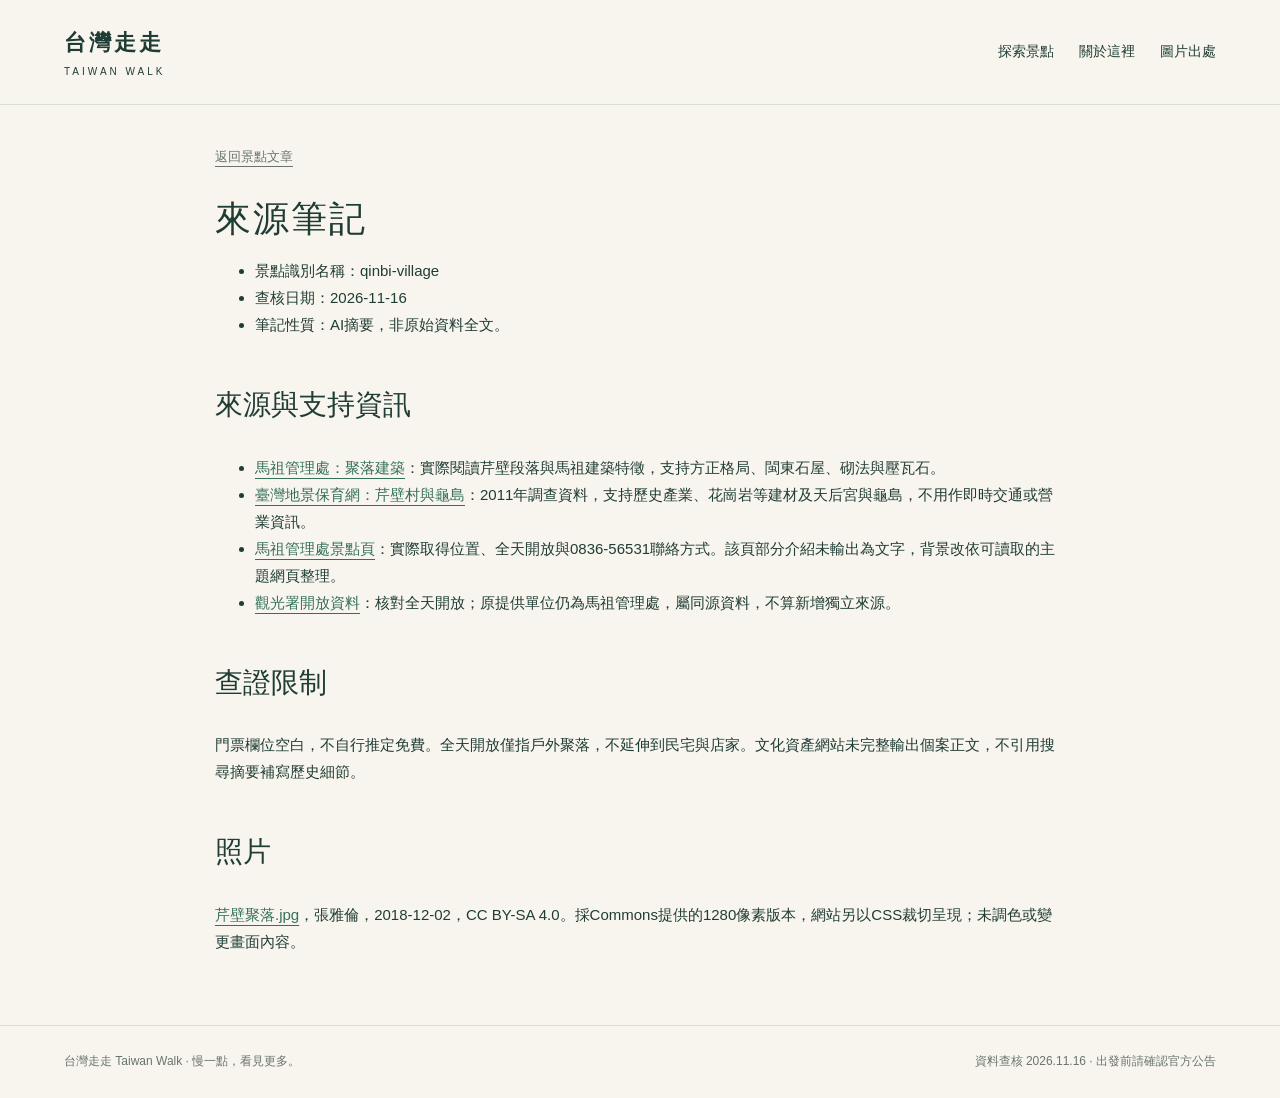
<file: docs/sources/qinbi-village.html>
<!doctype html><html lang="zh-Hant"><head><meta charset="utf-8"><meta name="viewport" content="width=device-width,initial-scale=1"><meta name="description" content="從自然地景與地方產業，認識台灣的旅遊知識庫。"><meta name="theme-color" content="#203d35"><title>芹壁聚落來源筆記｜台灣走走</title><link rel="stylesheet" href="../assets/style.css"><script defer src="../assets/app.js"></script></head><body><a class="skip" href="#main">跳至主要內容</a><header><a class="brand" href="../index.html">台灣走走<small>TAIWAN WALK</small></a><nav class="nav" aria-label="主選單"><a href="../index.html#explore">探索景點</a><a href="../index.html#about">關於這裡</a><a href="../credits.html">圖片出處</a></nav></header><main id="main"><div class="credits"><p class="breadcrumb"><a href="../places/qinbi-village.html">返回景點文章</a></p><h1 style="font-size:36px">來源筆記</h1><article><ul>
<li>景點識別名稱：qinbi-village</li>
<li>查核日期：2026-11-16</li>
<li>筆記性質：AI摘要，非原始資料全文。</li>
</ul>
<h2 id="section-1">來源與支持資訊</h2>
<ul>
<li><a href="https://theme.matsu-nsa.gov.tw/beautiful_matsu_civilization3.html">馬祖管理處：聚落建築</a>：實際閱讀芹壁段落與馬祖建築特徵，支持方正格局、閩東石屋、砌法與壓瓦石。</li>
<li><a href="https://landscape.forest.gov.tw/Front/land_search/Landscape.aspx?Sn=76&amp;id=kVsq7hIIvoI%3D">臺灣地景保育網：芹壁村與龜島</a>：2011年調查資料，支持歷史產業、花崗岩等建材及天后宮與龜島，不用作即時交通或營業資訊。</li>
<li><a href="https://matsu-nsa.gov.tw/zh-TW/attractions/1447">馬祖管理處景點頁</a>：實際取得位置、全天開放與0836-56531聯絡方式。該頁部分介紹未輸出為文字，背景改依可讀取的主題網頁整理。</li>
<li><a href="https://media.taiwan.net.tw/zh-tw/portal/travel/details/attraction_a15010500h_002711">觀光署開放資料</a>：核對全天開放；原提供單位仍為馬祖管理處，屬同源資料，不算新增獨立來源。</li>
</ul>
<h2 id="section-2">查證限制</h2>
<p>門票欄位空白，不自行推定免費。全天開放僅指戶外聚落，不延伸到民宅與店家。文化資產網站未完整輸出個案正文，不引用搜尋摘要補寫歷史細節。</p>
<h2 id="section-3">照片</h2>
<p><a href="https://commons.wikimedia.org/wiki/File:芹壁聚落.jpg">芹壁聚落.jpg</a>，張雅倫，2018-12-02，CC BY-SA 4.0。採Commons提供的1280像素版本，網站另以CSS裁切呈現；未調色或變更畫面內容。</p></article></div></main><footer><span>台灣走走 Taiwan Walk · 慢一點，看見更多。</span><span>資料查核 2026.11.16 · 出發前請確認官方公告</span></footer></body></html>
</file>
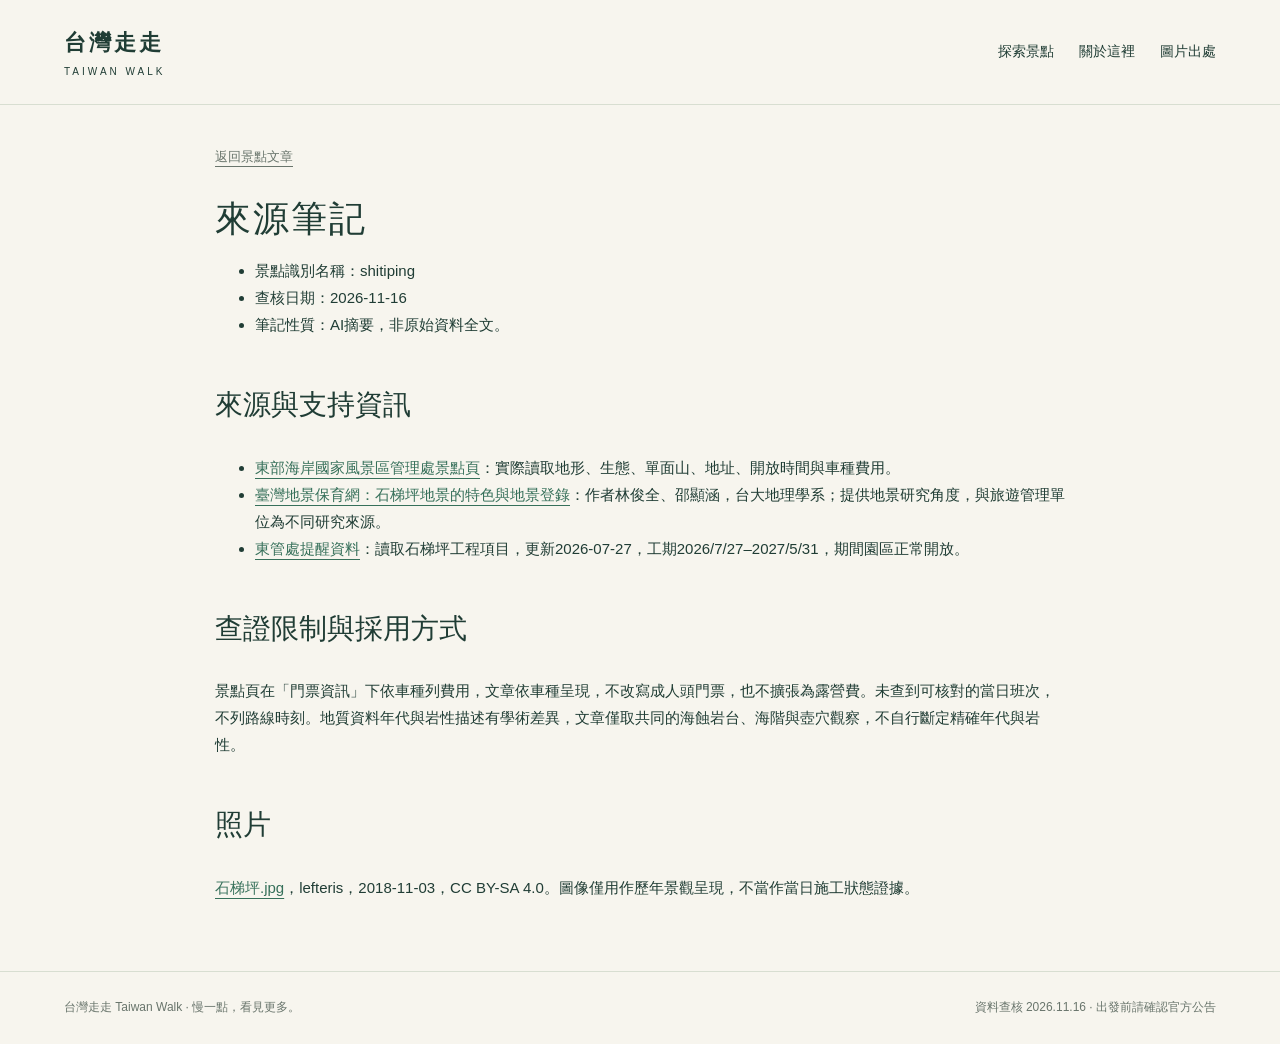
<file: docs/sources/shitiping.html>
<!doctype html><html lang="zh-Hant"><head><meta charset="utf-8"><meta name="viewport" content="width=device-width,initial-scale=1"><meta name="description" content="從自然地景與地方產業，認識台灣的旅遊知識庫。"><meta name="theme-color" content="#203d35"><title>石梯坪來源筆記｜台灣走走</title><link rel="stylesheet" href="../assets/style.css"><script defer src="../assets/app.js"></script></head><body><a class="skip" href="#main">跳至主要內容</a><header><a class="brand" href="../index.html">台灣走走<small>TAIWAN WALK</small></a><nav class="nav" aria-label="主選單"><a href="../index.html#explore">探索景點</a><a href="../index.html#about">關於這裡</a><a href="../credits.html">圖片出處</a></nav></header><main id="main"><div class="credits"><p class="breadcrumb"><a href="../places/shitiping.html">返回景點文章</a></p><h1 style="font-size:36px">來源筆記</h1><article><ul>
<li>景點識別名稱：shitiping</li>
<li>查核日期：2026-11-16</li>
<li>筆記性質：AI摘要，非原始資料全文。</li>
</ul>
<h2 id="section-1">來源與支持資訊</h2>
<ul>
<li><a href="https://www.eastcoast-nsa.gov.tw/zh-tw/attractions/detail/12/">東部海岸國家風景區管理處景點頁</a>：實際讀取地形、生態、單面山、地址、開放時間與車種費用。</li>
<li><a href="https://landscape.forest.gov.tw/Front/LandscapeNews/communication/Periodicals.aspx?Cn=50&amp;Sn=406&amp;id=7KShBTi6PLM%3D">臺灣地景保育網：石梯坪地景的特色與地景登錄</a>：作者林俊全、邵顯涵，台大地理學系；提供地景研究角度，與旅遊管理單位為不同研究來源。</li>
<li><a href="https://www.eastcoast-nsa.gov.tw/zh-tw/opendata/notification/">東管處提醒資料</a>：讀取石梯坪工程項目，更新2026-07-27，工期2026/7/27–2027/5/31，期間園區正常開放。</li>
</ul>
<h2 id="section-2">查證限制與採用方式</h2>
<p>景點頁在「門票資訊」下依車種列費用，文章依車種呈現，不改寫成人頭門票，也不擴張為露營費。未查到可核對的當日班次，不列路線時刻。地質資料年代與岩性描述有學術差異，文章僅取共同的海蝕岩台、海階與壺穴觀察，不自行斷定精確年代與岩性。</p>
<h2 id="section-3">照片</h2>
<p><a href="https://commons.wikimedia.org/wiki/File:石梯坪.jpg">石梯坪.jpg</a>，lefteris，2018-11-03，CC BY-SA 4.0。圖像僅用作歷年景觀呈現，不當作當日施工狀態證據。</p></article></div></main><footer><span>台灣走走 Taiwan Walk · 慢一點，看見更多。</span><span>資料查核 2026.11.16 · 出發前請確認官方公告</span></footer></body></html>
</file>
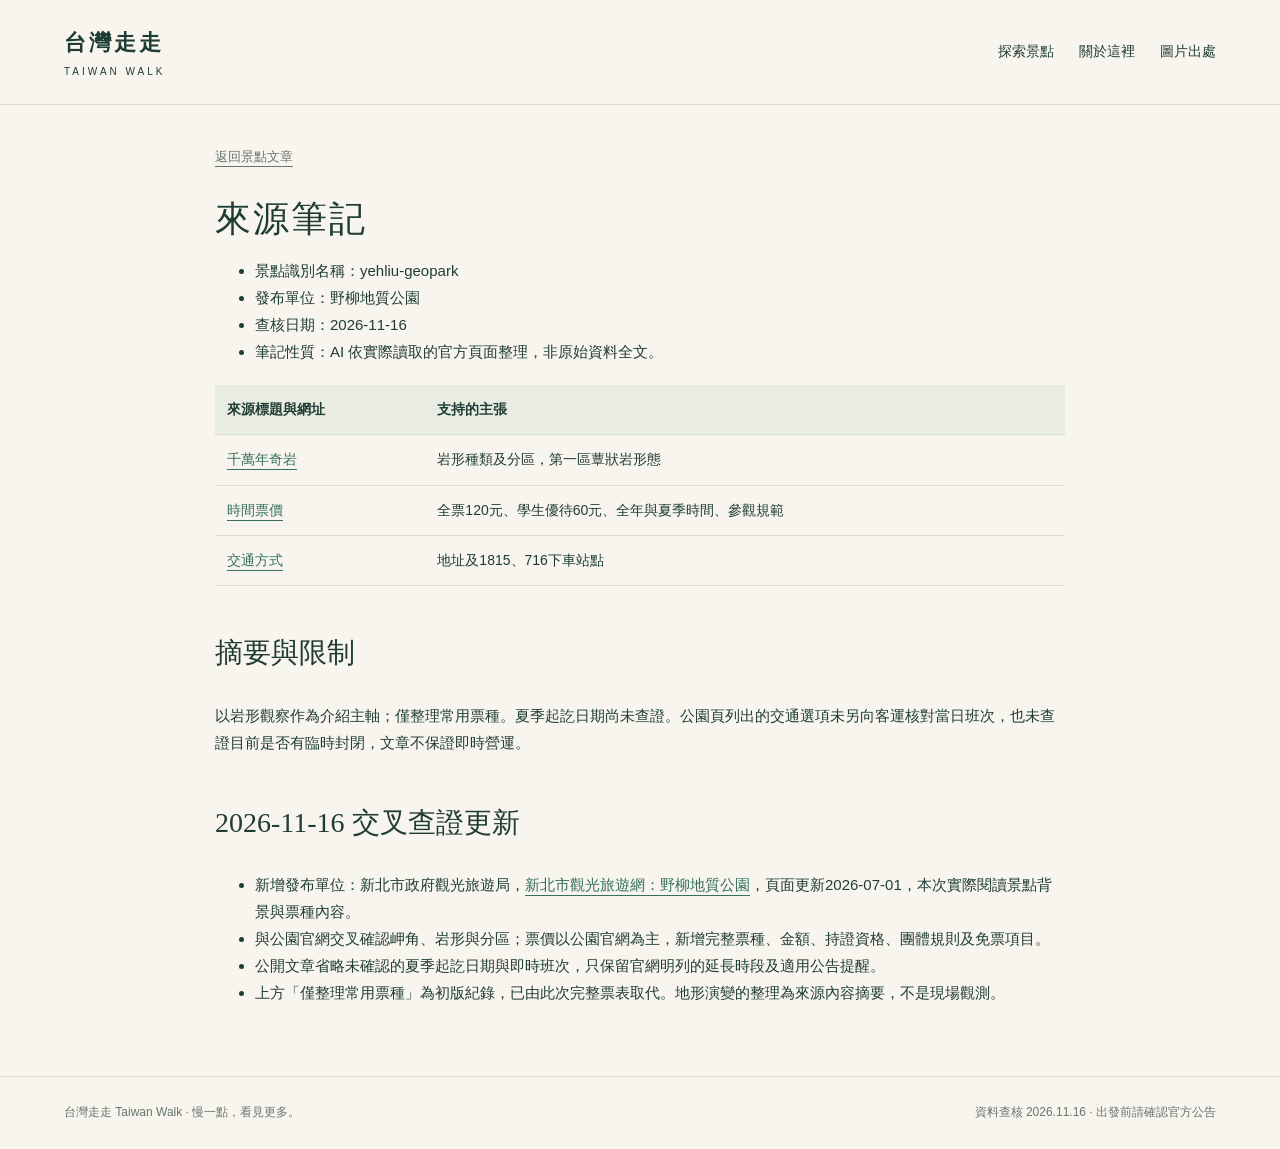
<file: docs/sources/yehliu-geopark.html>
<!doctype html><html lang="zh-Hant"><head><meta charset="utf-8"><meta name="viewport" content="width=device-width,initial-scale=1"><meta name="description" content="從自然地景與地方產業，認識台灣的旅遊知識庫。"><meta name="theme-color" content="#203d35"><title>野柳地質公園來源筆記｜台灣走走</title><link rel="stylesheet" href="../assets/style.css"><script defer src="../assets/app.js"></script></head><body><a class="skip" href="#main">跳至主要內容</a><header><a class="brand" href="../index.html">台灣走走<small>TAIWAN WALK</small></a><nav class="nav" aria-label="主選單"><a href="../index.html#explore">探索景點</a><a href="../index.html#about">關於這裡</a><a href="../credits.html">圖片出處</a></nav></header><main id="main"><div class="credits"><p class="breadcrumb"><a href="../places/yehliu-geopark.html">返回景點文章</a></p><h1 style="font-size:36px">來源筆記</h1><article><ul>
<li>景點識別名稱：yehliu-geopark</li>
<li>發布單位：野柳地質公園</li>
<li>查核日期：2026-11-16</li>
<li>筆記性質：AI 依實際讀取的官方頁面整理，非原始資料全文。</li>
</ul>
<div class="table-wrap"><table><thead><tr><th scope="col">來源標題與網址</th><th scope="col">支持的主張</th></tr></thead><tbody>
<tr><td><a href="https://www.ylgeopark.org.tw/AboutYehliuView/CenturyOldRocks?language=TW">千萬年奇岩</a></td><td>岩形種類及分區，第一區蕈狀岩形態</td></tr>
<tr><td><a href="https://www.ylgeopark.org.tw/VisitInformationView/TicketPrice">時間票價</a></td><td>全票120元、學生優待60元、全年與夏季時間、參觀規範</td></tr>
<tr><td><a href="https://www.ylgeopark.org.tw/VisitInformationView/Transportation">交通方式</a></td><td>地址及1815、716下車站點</td></tr>
</tbody></table></div>
<h2 id="section-1">摘要與限制</h2>
<p>以岩形觀察作為介紹主軸；僅整理常用票種。夏季起訖日期尚未查證。公園頁列出的交通選項未另向客運核對當日班次，也未查證目前是否有臨時封閉，文章不保證即時營運。</p>
<h2 id="section-2">2026-11-16 交叉查證更新</h2>
<ul>
<li>新增發布單位：新北市政府觀光旅遊局，<a href="https://newtaipei.travel/zh-tw/Attractions/Detail/109735">新北市觀光旅遊網：野柳地質公園</a>，頁面更新2026-07-01，本次實際閱讀景點背景與票種內容。</li>
<li>與公園官網交叉確認岬角、岩形與分區；票價以公園官網為主，新增完整票種、金額、持證資格、團體規則及免票項目。</li>
<li>公開文章省略未確認的夏季起訖日期與即時班次，只保留官網明列的延長時段及適用公告提醒。</li>
<li>上方「僅整理常用票種」為初版紀錄，已由此次完整票表取代。地形演變的整理為來源內容摘要，不是現場觀測。</li>
</ul></article></div></main><footer><span>台灣走走 Taiwan Walk · 慢一點，看見更多。</span><span>資料查核 2026.11.16 · 出發前請確認官方公告</span></footer></body></html>
</file>
<file: docs/assets/style.css>
:root{--ink:#203d35;--muted:#69756c;--paper:#f7f5ee;--line:#d8ded1;--orange:#b45532}*{box-sizing:border-box}html{scroll-behavior:smooth}body{margin:0;background:var(--paper);color:var(--ink);font-family:'Segoe UI','Microsoft JhengHei',sans-serif;line-height:1.8}a{color:inherit;text-underline-offset:5px}button,input,select{font:inherit}button,a,input,select{touch-action:manipulation}button{cursor:pointer}a:focus-visible,button:focus-visible,input:focus-visible,select:focus-visible{outline:3px solid var(--orange);outline-offset:5px}.skip{position:absolute;left:15px;top:-100px;background:white;padding:10px;z-index:10}.skip:focus{top:10px}header{max-width:1280px;margin:auto;padding:23px 5%;display:flex;align-items:center;justify-content:space-between;border-bottom:1px solid var(--line)}.brand{font-size:22px;text-decoration:none;font-weight:700;letter-spacing:3px}.brand small{display:block;font-size:10px;letter-spacing:3px;font-weight:500}.nav{display:flex;gap:25px;font-size:14px}.nav a{text-decoration:none}main{max-width:1280px;margin:auto;padding:0 5%}.intro{padding:65px 0 40px;display:grid;grid-template-columns:1.5fr 1fr;gap:50px;align-items:end}.eyebrow{color:var(--orange);font-size:12px;font-weight:700;letter-spacing:3px;text-transform:uppercase}h1{font-family:Georgia,'PMingLiU',serif;font-size:clamp(38px,5.5vw,70px);font-weight:500;line-height:1.2;letter-spacing:2px;margin:18px 0 0}h1 em{font-style:normal;color:var(--orange)}.intro p{color:var(--muted);font-size:15px;max-width:360px;margin-bottom:6px}.section-head{display:flex;align-items:end;justify-content:space-between;margin:30px 0 20px}.section-head h2{margin:0;font-size:25px;font-weight:500}.section-head small{font-size:12px;color:var(--muted)}.controls{display:flex;gap:8px}.controls button{width:44px;height:44px;border:1px solid var(--line);border-radius:50%;background:transparent;font-size:21px;color:var(--ink)}.controls button:hover{background:var(--ink);color:white}.gallery{display:flex;gap:20px;overflow-x:auto;scroll-snap-type:x mandatory;padding-bottom:16px;scrollbar-color:#a7b8a7 transparent}.slide{flex:0 0 78%;scroll-snap-align:start;position:relative;isolation:isolate;background:#d6dfd4;min-height:410px;border-radius:3px;overflow:hidden}.slide img{width:100%;height:450px;display:block;object-fit:cover;object-position:center 40%}.slide:after{content:'';position:absolute;inset:0;pointer-events:none;background:linear-gradient(transparent 30%,#102b25dc)}.slide .overlay{position:absolute;bottom:30px;left:35px;right:35px;z-index:1;color:white;display:flex;justify-content:space-between;align-items:end;gap:20px}.overlay h3{font-family:Georgia,'PMingLiU',serif;font-size:36px;font-weight:500;letter-spacing:2px;margin:0}.overlay p{font-size:13px;letter-spacing:2px}.round-link{border:1px solid #ffffff88;border-radius:30px;padding:10px 20px;text-decoration:none;white-space:nowrap;font-size:14px}.round-link:hover{background:#ffffff22}.gallery-note{display:flex;justify-content:space-between;color:var(--muted);font-size:12px;margin:0 0 50px}.gallery-note a{color:var(--orange)}.explore{padding:15px 0 50px}.searchbar{display:flex;gap:14px;margin:22px 0;align-items:end}.searchbar label{font-size:12px;color:var(--muted);display:flex;flex-direction:column;gap:6px}.searchbar label:first-child{flex:1}.searchbar input,.searchbar select{border:1px solid var(--line);padding:12px 16px;background:#fffdf7;border-radius:3px;color:var(--ink);width:100%}.searchbar button{background:transparent;border:1px solid var(--line);padding:12px 16px;color:var(--ink)}#result-count{color:var(--muted);font-size:13px}.cards{display:grid;grid-template-columns:repeat(3,1fr);gap:24px}.card{border-top:1px solid var(--line);padding-top:16px}.card img{width:100%;height:210px;object-fit:cover;display:block}.card .meta{font-size:11px;color:var(--orange);letter-spacing:2px;margin:16px 0 6px}.card h3{font-size:23px;font-weight:500;margin:0 0 10px}.card p{font-size:14px;color:var(--muted)}.card a.read{font-size:13px;text-decoration:none;border-bottom:1px solid var(--ink)}[hidden]{display:none!important}.empty{padding:40px;border:1px dashed var(--line);text-align:center}.about{display:grid;grid-template-columns:1fr 1.5fr;border-top:1px solid var(--line);padding:35px 0 55px;gap:40px}.about h2{font-family:Georgia,'PMingLiU',serif;font-size:32px;font-weight:500;margin:0}.about p{font-size:14px;color:var(--muted);margin-top:0}.badge{display:inline-block;padding:3px 10px;border:1px solid var(--line);font-size:11px;margin-right:6px}footer{border-top:1px solid var(--line);padding:25px 5%;max-width:1280px;margin:auto;font-size:12px;color:var(--muted);display:flex;justify-content:space-between;gap:15px}.breadcrumb{font-size:13px;margin:30px 0;color:var(--muted)}.article-head{max-width:880px;margin:35px auto}.article-head h1{font-size:clamp(36px,5vw,58px)}.article-head p{color:var(--muted)}.article-photo{margin:35px 0}.article-photo img{width:100%;max-height:550px;object-fit:contain;background:#e5e9df;display:block}.article-photo figcaption{font-size:12px;color:var(--muted);margin-top:10px}.article-layout{display:grid;grid-template-columns:200px minmax(0,760px);justify-content:center;gap:50px;margin:40px 0 70px}.toc{position:sticky;top:25px;align-self:start;font-size:13px;border-left:1px solid var(--line);padding-left:18px}.toc a{display:block;text-decoration:none;margin:9px 0;color:var(--muted)}article h2{font-family:Georgia,'PMingLiU',serif;font-size:28px;font-weight:500;padding-top:20px;margin-top:22px}article p,article li{font-size:15px;overflow-wrap:anywhere}article a{color:#36705a}.notice{background:#ecece0;padding:18px 22px;font-size:13px;border-left:3px solid var(--orange)}.credits{max-width:850px;margin:40px auto 70px}.credit{padding:25px 0;border-bottom:1px solid var(--line)}.credit img{width:180px;max-height:140px;object-fit:contain;float:left;margin:0 25px 15px 0}.credit:after{content:'';display:block;clear:both}.credit p{font-size:14px}body.photo-error img{color:var(--ink)}@media(min-width:1050px){.slide{flex-basis:67%}}@media(max-width:700px){header{padding:18px 6%}.brand{font-size:19px}.nav{gap:15px;font-size:12px}main{padding:0 6%}.intro{grid-template-columns:1fr;gap:20px;padding:40px 0 20px}.intro p{max-width:none}.slide{flex-basis:92%;min-height:330px}.slide img{height:360px}.slide .overlay{left:22px;right:20px;bottom:22px;display:block}.overlay h3{font-size:28px}.overlay p{margin-bottom:15px}.round-link{display:inline-block;padding:6px 14px}.gallery-note{margin-bottom:28px;gap:15px}.section-head h2{font-size:22px}.cards{grid-template-columns:1fr}.card{display:grid;grid-template-columns:120px 1fr;gap:16px}.card>a img{height:150px}.card .meta{margin-top:0}.card h3{font-size:21px}.card p{font-size:13px;margin:7px 0}.searchbar{flex-wrap:wrap}.searchbar label:first-child{flex-basis:100%}.searchbar label:nth-child(2){flex:1}.about{grid-template-columns:1fr;gap:15px}.article-layout{grid-template-columns:1fr;gap:15px}.toc{position:static;display:flex;flex-wrap:wrap;gap:0 18px}.article-head{margin-top:20px}.article-photo img{max-height:400px}.credit img{float:none;width:100%;max-height:260px;margin:0}footer{flex-direction:column}}@media(prefers-reduced-motion:reduce){html{scroll-behavior:auto}.gallery{scroll-behavior:auto}}

.table-wrap{overflow-x:auto;margin:20px 0}article table{width:100%;border-collapse:collapse;font-size:14px;min-width:420px}article th,article td{text-align:left;vertical-align:top;border-bottom:1px solid var(--line);padding:12px}article th{background:#e9ece1;font-weight:600}article td:first-child{white-space:nowrap}
</file>
